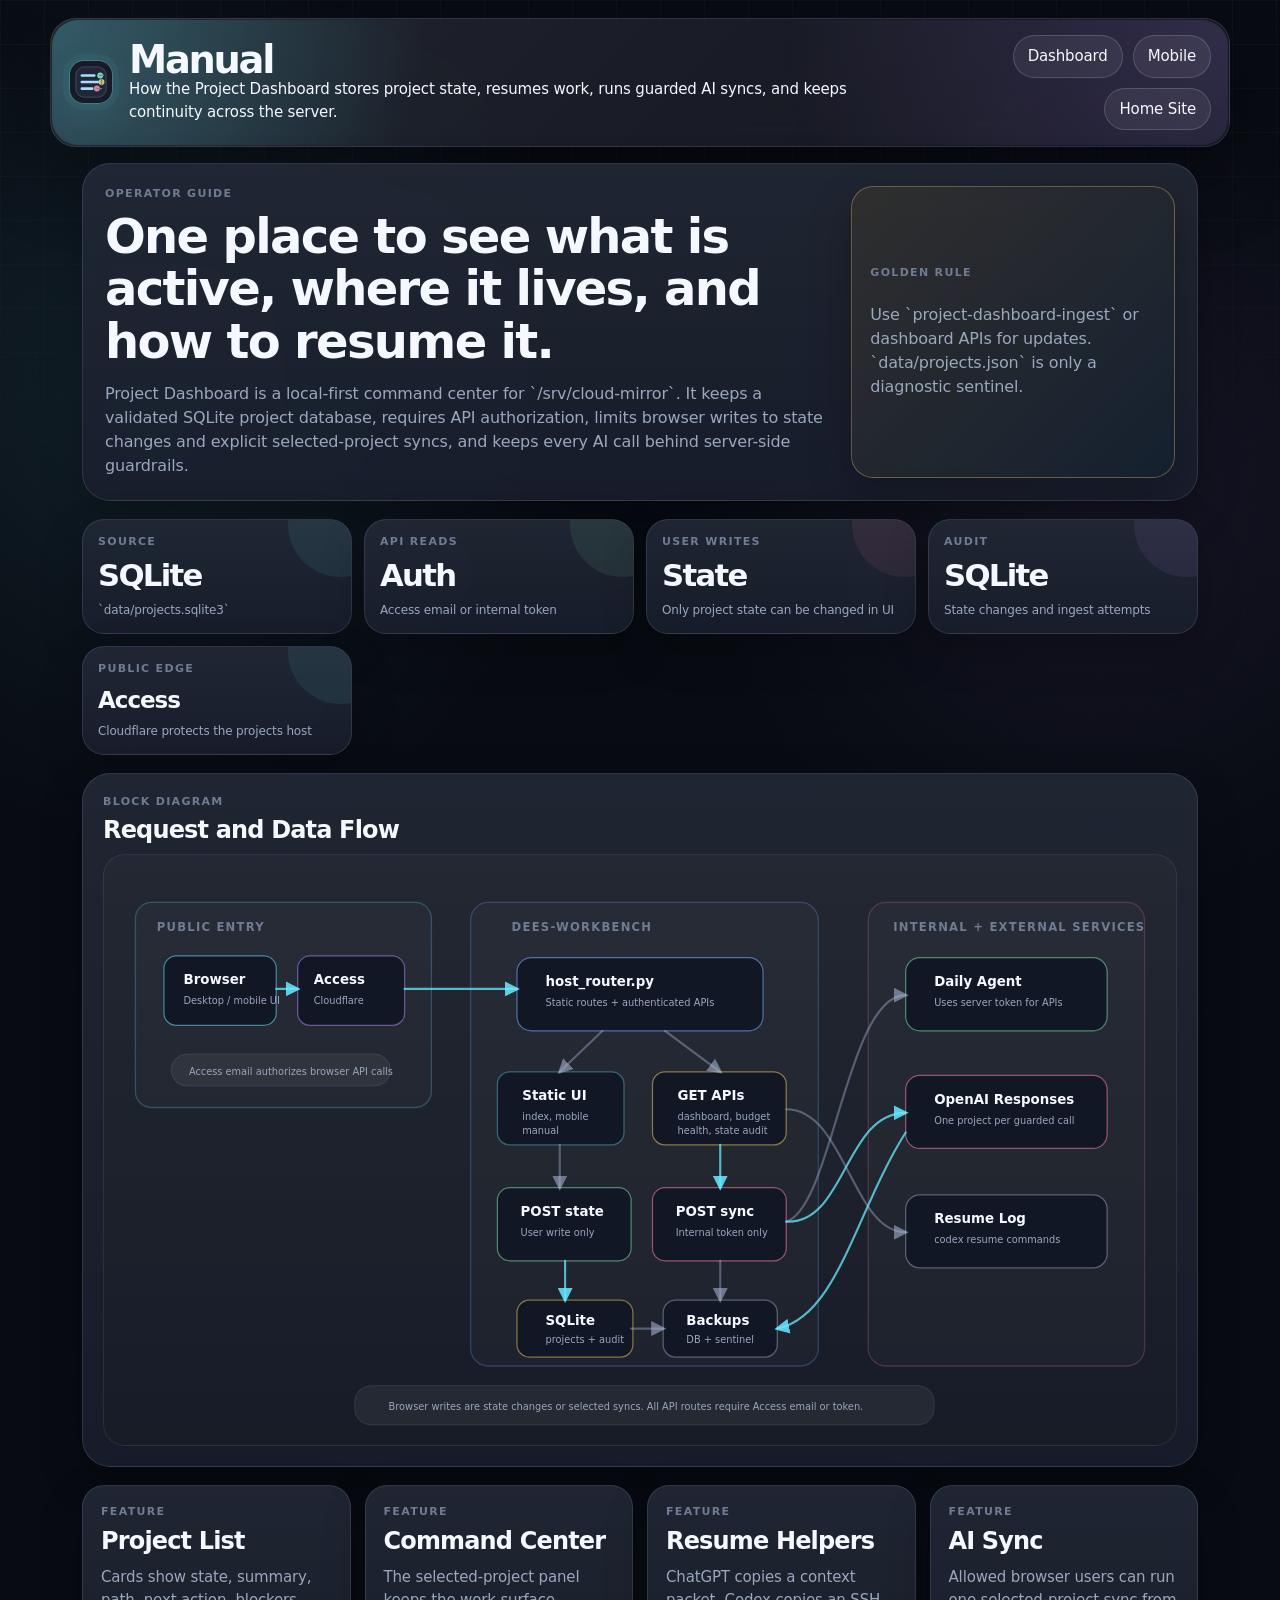
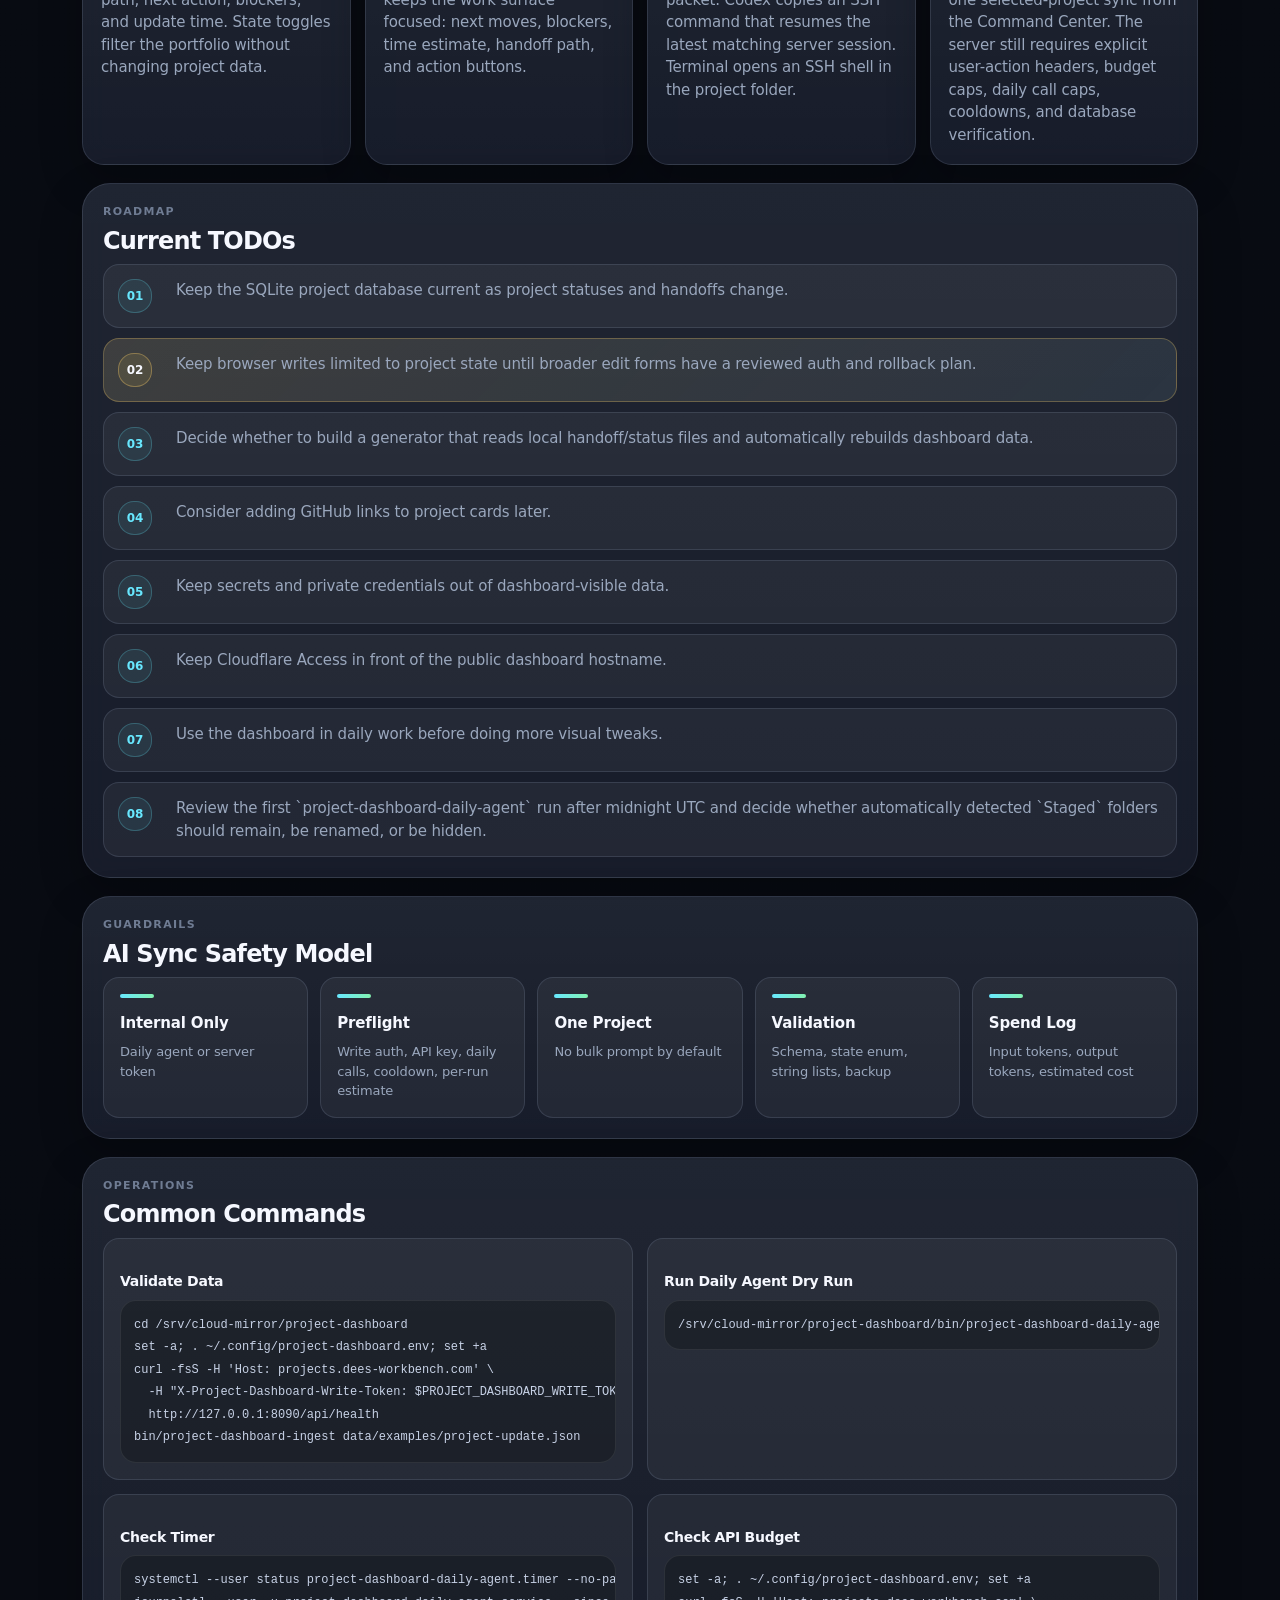
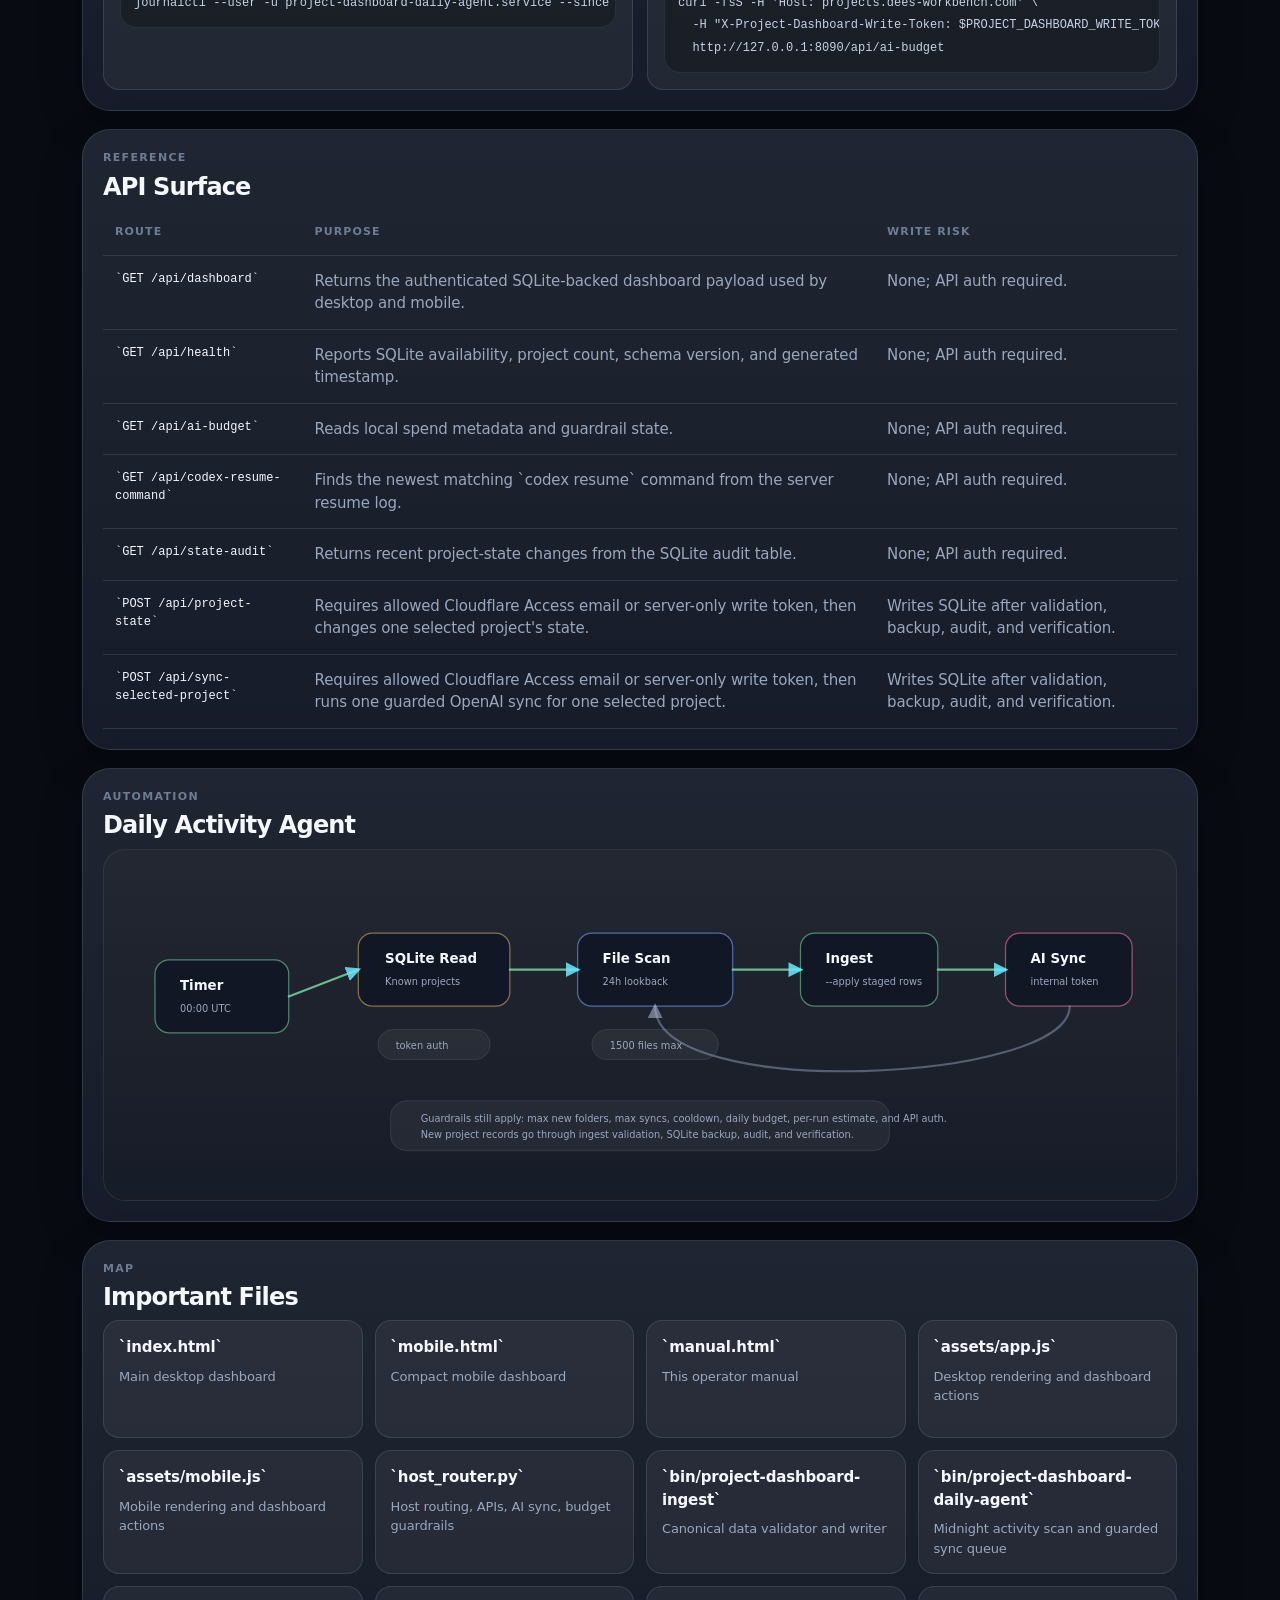
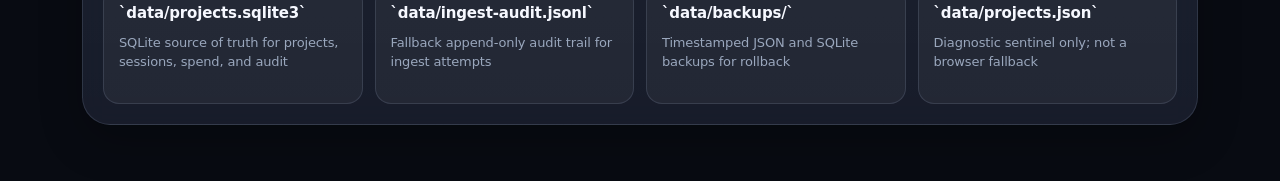
<file: manual.html>
<!doctype html>
<html lang="en">
  <head>
    <meta charset="utf-8">
    <meta name="viewport" content="width=device-width, initial-scale=1">
    <title>Project Dashboard Manual</title>
    <link rel="stylesheet" href="assets/styles.css?v=20260605-manual-auth-sqlite">
  </head>
  <body>
    <header class="app-header">
      <div class="brand">
        <img src="assets/project-mark.svg?v=20260605-less-cute" alt="" width="44" height="44">
        <div>
          <h1>Manual</h1>
          <p>How the Project Dashboard stores project state, resumes work, runs guarded AI syncs, and keeps continuity across the server.</p>
        </div>
      </div>
      <nav class="header-actions" aria-label="Manual links">
        <a href="index.html?desktop=1">Dashboard</a>
        <a href="mobile.html">Mobile</a>
        <a href="https://home.dees-workbench.com/">Home Site</a>
      </nav>
    </header>

    <main class="manual-main">
      <section class="manual-hero" aria-label="Manual overview">
        <div>
          <span class="label">Operator Guide</span>
          <h2>One place to see what is active, where it lives, and how to resume it.</h2>
          <p>
            Project Dashboard is a local-first command center for `/srv/cloud-mirror`.
            It keeps a validated SQLite project database, requires API authorization,
            limits browser writes to state changes and explicit selected-project syncs,
            and keeps every AI call behind server-side guardrails.
          </p>
        </div>
        <div class="manual-callout">
          <span class="label">Golden Rule</span>
          <p>Use `project-dashboard-ingest` or dashboard APIs for updates. `data/projects.json` is only a diagnostic sentinel.</p>
        </div>
      </section>

      <section class="overview manual-stats" aria-label="System facts">
        <article>
          <span class="label">Source</span>
          <strong>SQLite</strong>
          <p>`data/projects.sqlite3`</p>
        </article>
        <article>
          <span class="label">API Reads</span>
          <strong>Auth</strong>
          <p>Access email or internal token</p>
        </article>
        <article>
          <span class="label">User Writes</span>
          <strong>State</strong>
          <p>Only project state can be changed in UI</p>
        </article>
        <article>
          <span class="label">Audit</span>
          <strong>SQLite</strong>
          <p>State changes and ingest attempts</p>
        </article>
        <article>
          <span class="label">Public Edge</span>
          <strong>Access</strong>
          <p>Cloudflare protects the projects host</p>
        </article>
      </section>

      <section class="manual-section" aria-labelledby="map-title">
        <div class="section-heading">
          <div>
            <span class="label">Block Diagram</span>
            <h2 id="map-title">Request and Data Flow</h2>
          </div>
        </div>
        <div class="architecture-diagram" role="img" aria-label="Browser traffic enters through Cloudflare Access, reaches the host router, authenticates API reads, state writes, and selected-project syncs, then stores project data in SQLite.">
          <svg viewBox="0 0 1180 640" aria-hidden="true">
            <defs>
              <marker id="arrow-main" viewBox="0 0 10 10" refX="8" refY="5" markerWidth="7" markerHeight="7" orient="auto-start-reverse">
                <path d="M 0 0 L 10 5 L 0 10 z"></path>
              </marker>
              <marker id="arrow-muted" viewBox="0 0 10 10" refX="8" refY="5" markerWidth="7" markerHeight="7" orient="auto-start-reverse">
                <path d="M 0 0 L 10 5 L 0 10 z"></path>
              </marker>
            </defs>

            <rect class="zone zone-public" x="24" y="42" width="332" height="230" rx="18"></rect>
            <text class="zone-label" x="48" y="74">PUBLIC ENTRY</text>
            <rect class="block block-user" x="56" y="102" width="126" height="78" rx="14"></rect>
            <text class="block-title" x="78" y="134">Browser</text>
            <text class="block-subtitle" x="78" y="156">Desktop / mobile UI</text>
            <rect class="block block-edge" x="206" y="102" width="120" height="78" rx="14"></rect>
            <text class="block-title" x="224" y="134">Access</text>
            <text class="block-subtitle" x="224" y="156">Cloudflare</text>
            <path class="connector strong" d="M 182 139 L 206 139"></path>
            <rect class="limit-badge" x="64" y="212" width="246" height="36" rx="18"></rect>
            <text class="badge-text" x="84" y="235">Access email authorizes browser API calls</text>

            <rect class="zone zone-server" x="400" y="42" width="390" height="520" rx="20"></rect>
            <text class="zone-label" x="446" y="74">DEES-WORKBENCH</text>
            <rect class="block block-server" x="452" y="104" width="276" height="82" rx="16"></rect>
            <text class="block-title" x="484" y="136">host_router.py</text>
            <text class="block-subtitle" x="484" y="158">Static routes + authenticated APIs</text>
            <path class="connector strong" d="M 326 139 C 360 139, 384 139, 452 139"></path>

            <rect class="block block-ui" x="430" y="232" width="142" height="82" rx="14"></rect>
            <text class="block-title" x="458" y="264">Static UI</text>
            <text class="block-subtitle" x="458" y="286">index, mobile</text>
            <text class="block-subtitle" x="458" y="302">manual</text>
            <rect class="block block-api" x="604" y="232" width="150" height="82" rx="14"></rect>
            <text class="block-title" x="632" y="264">GET APIs</text>
            <text class="block-subtitle" x="632" y="286">dashboard, budget</text>
            <text class="block-subtitle" x="632" y="302">health, state audit</text>
            <path class="connector muted" d="M 548 186 L 500 232"></path>
            <path class="connector muted" d="M 618 186 L 680 232"></path>

            <rect class="block block-tool" x="430" y="362" width="150" height="82" rx="14"></rect>
            <text class="block-title" x="456" y="394">POST state</text>
            <text class="block-subtitle" x="456" y="416">User write only</text>
            <rect class="block block-ai" x="604" y="362" width="150" height="82" rx="14"></rect>
            <text class="block-title" x="630" y="394">POST sync</text>
            <text class="block-subtitle" x="630" y="416">Internal token only</text>
            <path class="connector strong" d="M 680 314 L 680 362"></path>
            <path class="connector muted" d="M 500 314 L 500 362"></path>

            <rect class="block block-data" x="452" y="488" width="130" height="64" rx="14"></rect>
            <text class="block-title" x="484" y="516">SQLite</text>
            <text class="block-subtitle" x="484" y="536">projects + audit</text>
            <rect class="block block-log" x="616" y="488" width="128" height="64" rx="14"></rect>
            <text class="block-title" x="642" y="516">Backups</text>
            <text class="block-subtitle" x="642" y="536">DB + sentinel</text>
            <path class="connector strong" d="M 506 444 L 506 488"></path>
            <path class="connector muted" d="M 680 444 L 680 488"></path>
            <path class="connector muted" d="M 580 520 L 616 520"></path>

            <rect class="zone zone-external" x="846" y="42" width="310" height="520" rx="20"></rect>
            <text class="zone-label" x="874" y="74">INTERNAL + EXTERNAL SERVICES</text>
            <rect class="block block-tool" x="888" y="104" width="226" height="82" rx="16"></rect>
            <text class="block-title" x="920" y="136">Daily Agent</text>
            <text class="block-subtitle" x="920" y="158">Uses server token for APIs</text>
            <rect class="block block-ai" x="888" y="236" width="226" height="82" rx="16"></rect>
            <text class="block-title" x="920" y="268">OpenAI Responses</text>
            <text class="block-subtitle" x="920" y="290">One project per guarded call</text>
            <rect class="block block-log" x="888" y="370" width="226" height="82" rx="16"></rect>
            <text class="block-title" x="920" y="402">Resume Log</text>
            <text class="block-subtitle" x="920" y="424">codex resume commands</text>
            <path class="connector muted" d="M 754 400 C 806 384, 822 146, 888 146"></path>
            <path class="connector strong" d="M 754 400 C 820 404, 820 278, 888 278"></path>
            <path class="connector muted" d="M 754 274 C 820 274, 828 412, 888 412"></path>
            <path class="connector strong" d="M 888 300 C 832 388, 812 506, 744 520"></path>

            <rect class="caption" x="270" y="584" width="650" height="44" rx="18"></rect>
            <text class="caption-text" x="308" y="611">Browser writes are state changes or selected syncs. All API routes require Access email or token.</text>
          </svg>
        </div>
      </section>

      <section class="manual-grid" aria-label="Dashboard features">
        <article class="manual-panel">
          <span class="label">Feature</span>
          <h2>Project List</h2>
          <p>Cards show state, summary, path, next action, blockers, and update time. State toggles filter the portfolio without changing project data.</p>
        </article>
        <article class="manual-panel">
          <span class="label">Feature</span>
          <h2>Command Center</h2>
          <p>The selected-project panel keeps the work surface focused: next moves, blockers, time estimate, handoff path, and action buttons.</p>
        </article>
        <article class="manual-panel">
          <span class="label">Feature</span>
          <h2>Resume Helpers</h2>
          <p>ChatGPT copies a context packet. Codex copies an SSH command that resumes the latest matching server session. Terminal opens an SSH shell in the project folder.</p>
        </article>
        <article class="manual-panel">
          <span class="label">Feature</span>
          <h2>AI Sync</h2>
          <p>Allowed browser users can run one selected-project sync from the Command Center. The server still requires explicit user-action headers, budget caps, daily call caps, cooldowns, and database verification.</p>
        </article>
      </section>

      <section class="manual-section" aria-labelledby="todo-title">
        <div class="section-heading">
          <div>
            <span class="label">Roadmap</span>
            <h2 id="todo-title">Current TODOs</h2>
          </div>
        </div>
        <div class="todo-list">
          <article class="todo-item">
            <span>01</span>
            <p>Keep the SQLite project database current as project statuses and handoffs change.</p>
          </article>
          <article class="todo-item priority">
            <span>02</span>
            <p>Keep browser writes limited to project state until broader edit forms have a reviewed auth and rollback plan.</p>
          </article>
          <article class="todo-item">
            <span>03</span>
            <p>Decide whether to build a generator that reads local handoff/status files and automatically rebuilds dashboard data.</p>
          </article>
          <article class="todo-item">
            <span>04</span>
            <p>Consider adding GitHub links to project cards later.</p>
          </article>
          <article class="todo-item">
            <span>05</span>
            <p>Keep secrets and private credentials out of dashboard-visible data.</p>
          </article>
          <article class="todo-item">
            <span>06</span>
            <p>Keep Cloudflare Access in front of the public dashboard hostname.</p>
          </article>
          <article class="todo-item">
            <span>07</span>
            <p>Use the dashboard in daily work before doing more visual tweaks.</p>
          </article>
          <article class="todo-item">
            <span>08</span>
            <p>Review the first `project-dashboard-daily-agent` run after midnight UTC and decide whether automatically detected `Staged` folders should remain, be renamed, or be hidden.</p>
          </article>
        </div>
      </section>

      <section class="manual-section" aria-labelledby="sync-title">
        <div class="section-heading">
          <div>
            <span class="label">Guardrails</span>
            <h2 id="sync-title">AI Sync Safety Model</h2>
          </div>
        </div>
        <div class="guardrail-lane">
          <div class="guardrail-step">
            <strong>Internal Only</strong>
            <span>Daily agent or server token</span>
          </div>
          <div class="guardrail-step">
            <strong>Preflight</strong>
            <span>Write auth, API key, daily calls, cooldown, per-run estimate</span>
          </div>
          <div class="guardrail-step">
            <strong>One Project</strong>
            <span>No bulk prompt by default</span>
          </div>
          <div class="guardrail-step">
            <strong>Validation</strong>
            <span>Schema, state enum, string lists, backup</span>
          </div>
          <div class="guardrail-step">
            <strong>Spend Log</strong>
            <span>Input tokens, output tokens, estimated cost</span>
          </div>
        </div>
      </section>

      <section class="manual-section" aria-labelledby="commands-title">
        <div class="section-heading">
          <div>
            <span class="label">Operations</span>
            <h2 id="commands-title">Common Commands</h2>
          </div>
        </div>
        <div class="manual-command-grid">
          <div>
            <h3>Validate Data</h3>
            <pre><code>cd /srv/cloud-mirror/project-dashboard
set -a; . ~/.config/project-dashboard.env; set +a
curl -fsS -H 'Host: projects.dees-workbench.com' \
  -H "X-Project-Dashboard-Write-Token: $PROJECT_DASHBOARD_WRITE_TOKEN" \
  http://127.0.0.1:8090/api/health
bin/project-dashboard-ingest data/examples/project-update.json</code></pre>
          </div>
          <div>
            <h3>Run Daily Agent Dry Run</h3>
            <pre><code>/srv/cloud-mirror/project-dashboard/bin/project-dashboard-daily-agent --dry-run</code></pre>
          </div>
          <div>
            <h3>Check Timer</h3>
            <pre><code>systemctl --user status project-dashboard-daily-agent.timer --no-pager
journalctl --user -u project-dashboard-daily-agent.service --since today --no-pager</code></pre>
          </div>
          <div>
            <h3>Check API Budget</h3>
            <pre><code>set -a; . ~/.config/project-dashboard.env; set +a
curl -fsS -H 'Host: projects.dees-workbench.com' \
  -H "X-Project-Dashboard-Write-Token: $PROJECT_DASHBOARD_WRITE_TOKEN" \
  http://127.0.0.1:8090/api/ai-budget</code></pre>
          </div>
        </div>
      </section>

      <section class="manual-section" aria-labelledby="api-title">
        <div class="section-heading">
          <div>
            <span class="label">Reference</span>
            <h2 id="api-title">API Surface</h2>
          </div>
        </div>
        <div class="manual-table-wrap">
          <table class="manual-table">
            <thead>
              <tr>
                <th>Route</th>
                <th>Purpose</th>
                <th>Write Risk</th>
              </tr>
            </thead>
            <tbody>
              <tr>
                <td>`GET /api/dashboard`</td>
                <td>Returns the authenticated SQLite-backed dashboard payload used by desktop and mobile.</td>
                <td>None; API auth required.</td>
              </tr>
              <tr>
                <td>`GET /api/health`</td>
                <td>Reports SQLite availability, project count, schema version, and generated timestamp.</td>
                <td>None; API auth required.</td>
              </tr>
              <tr>
                <td>`GET /api/ai-budget`</td>
                <td>Reads local spend metadata and guardrail state.</td>
                <td>None; API auth required.</td>
              </tr>
              <tr>
                <td>`GET /api/codex-resume-command`</td>
                <td>Finds the newest matching `codex resume` command from the server resume log.</td>
                <td>None; API auth required.</td>
              </tr>
              <tr>
                <td>`GET /api/state-audit`</td>
                <td>Returns recent project-state changes from the SQLite audit table.</td>
                <td>None; API auth required.</td>
              </tr>
              <tr>
                <td>`POST /api/project-state`</td>
                <td>Requires allowed Cloudflare Access email or server-only write token, then changes one selected project's state.</td>
                <td>Writes SQLite after validation, backup, audit, and verification.</td>
              </tr>
              <tr>
                <td>`POST /api/sync-selected-project`</td>
                <td>Requires allowed Cloudflare Access email or server-only write token, then runs one guarded OpenAI sync for one selected project.</td>
                <td>Writes SQLite after validation, backup, audit, and verification.</td>
              </tr>
            </tbody>
          </table>
        </div>
      </section>

      <section class="manual-section" aria-labelledby="daily-title">
        <div class="section-heading">
          <div>
            <span class="label">Automation</span>
            <h2 id="daily-title">Daily Activity Agent</h2>
          </div>
        </div>
        <div class="architecture-diagram compact-diagram" role="img" aria-label="The daily agent runs at midnight, reads SQLite, scans recent files, adds staged folders through ingest, and syncs a capped queue through authenticated APIs.">
          <svg viewBox="0 0 1180 370" aria-hidden="true">
            <defs>
              <marker id="arrow-daily" viewBox="0 0 10 10" refX="8" refY="5" markerWidth="7" markerHeight="7" orient="auto-start-reverse">
                <path d="M 0 0 L 10 5 L 0 10 z"></path>
              </marker>
            </defs>
            <rect class="block block-tool" x="46" y="112" width="150" height="82" rx="16"></rect>
            <text class="block-title" x="74" y="146">Timer</text>
            <text class="block-subtitle" x="74" y="170">00:00 UTC</text>

            <rect class="block block-data" x="274" y="82" width="170" height="82" rx="16"></rect>
            <text class="block-title" x="304" y="116">SQLite Read</text>
            <text class="block-subtitle" x="304" y="140">Known projects</text>
            <rect class="limit-badge" x="296" y="190" width="126" height="34" rx="17"></rect>
            <text class="badge-text" x="316" y="212">token auth</text>

            <rect class="block block-server" x="520" y="82" width="174" height="82" rx="16"></rect>
            <text class="block-title" x="548" y="116">File Scan</text>
            <text class="block-subtitle" x="548" y="140">24h lookback</text>
            <rect class="limit-badge" x="536" y="190" width="142" height="34" rx="17"></rect>
            <text class="badge-text" x="556" y="212">1500 files max</text>

            <rect class="block block-tool" x="770" y="82" width="154" height="82" rx="16"></rect>
            <text class="block-title" x="798" y="116">Ingest</text>
            <text class="block-subtitle" x="798" y="140">--apply staged rows</text>
            <rect class="block block-ai" x="1000" y="82" width="142" height="82" rx="16"></rect>
            <text class="block-title" x="1028" y="116">AI Sync</text>
            <text class="block-subtitle" x="1028" y="140">internal token</text>

            <path class="connector daily" d="M 196 153 L 274 123"></path>
            <path class="connector daily" d="M 444 123 L 520 123"></path>
            <path class="connector daily" d="M 694 123 L 770 123"></path>
            <path class="connector daily" d="M 924 123 L 1000 123"></path>
            <path class="connector muted" d="M 1072 164 C 1072 250, 607 272, 607 164"></path>
            <rect class="caption" x="310" y="270" width="560" height="56" rx="18"></rect>
            <text class="caption-text" x="344" y="294">Guardrails still apply: max new folders, max syncs, cooldown, daily budget, per-run estimate, and API auth.</text>
            <text class="caption-text" x="344" y="312">New project records go through ingest validation, SQLite backup, audit, and verification.</text>
          </svg>
        </div>
      </section>

      <section class="manual-section" aria-labelledby="files-title">
        <div class="section-heading">
          <div>
            <span class="label">Map</span>
            <h2 id="files-title">Important Files</h2>
          </div>
        </div>
        <div class="file-map">
          <div><strong>`index.html`</strong><span>Main desktop dashboard</span></div>
          <div><strong>`mobile.html`</strong><span>Compact mobile dashboard</span></div>
          <div><strong>`manual.html`</strong><span>This operator manual</span></div>
          <div><strong>`assets/app.js`</strong><span>Desktop rendering and dashboard actions</span></div>
          <div><strong>`assets/mobile.js`</strong><span>Mobile rendering and dashboard actions</span></div>
          <div><strong>`host_router.py`</strong><span>Host routing, APIs, AI sync, budget guardrails</span></div>
          <div><strong>`bin/project-dashboard-ingest`</strong><span>Canonical data validator and writer</span></div>
          <div><strong>`bin/project-dashboard-daily-agent`</strong><span>Midnight activity scan and guarded sync queue</span></div>
          <div><strong>`data/projects.sqlite3`</strong><span>SQLite source of truth for projects, sessions, spend, and audit</span></div>
          <div><strong>`data/ingest-audit.jsonl`</strong><span>Fallback append-only audit trail for ingest attempts</span></div>
          <div><strong>`data/backups/`</strong><span>Timestamped JSON and SQLite backups for rollback</span></div>
          <div><strong>`data/projects.json`</strong><span>Diagnostic sentinel only; not a browser fallback</span></div>
        </div>
      </section>
    </main>
  </body>
</html>
</file>
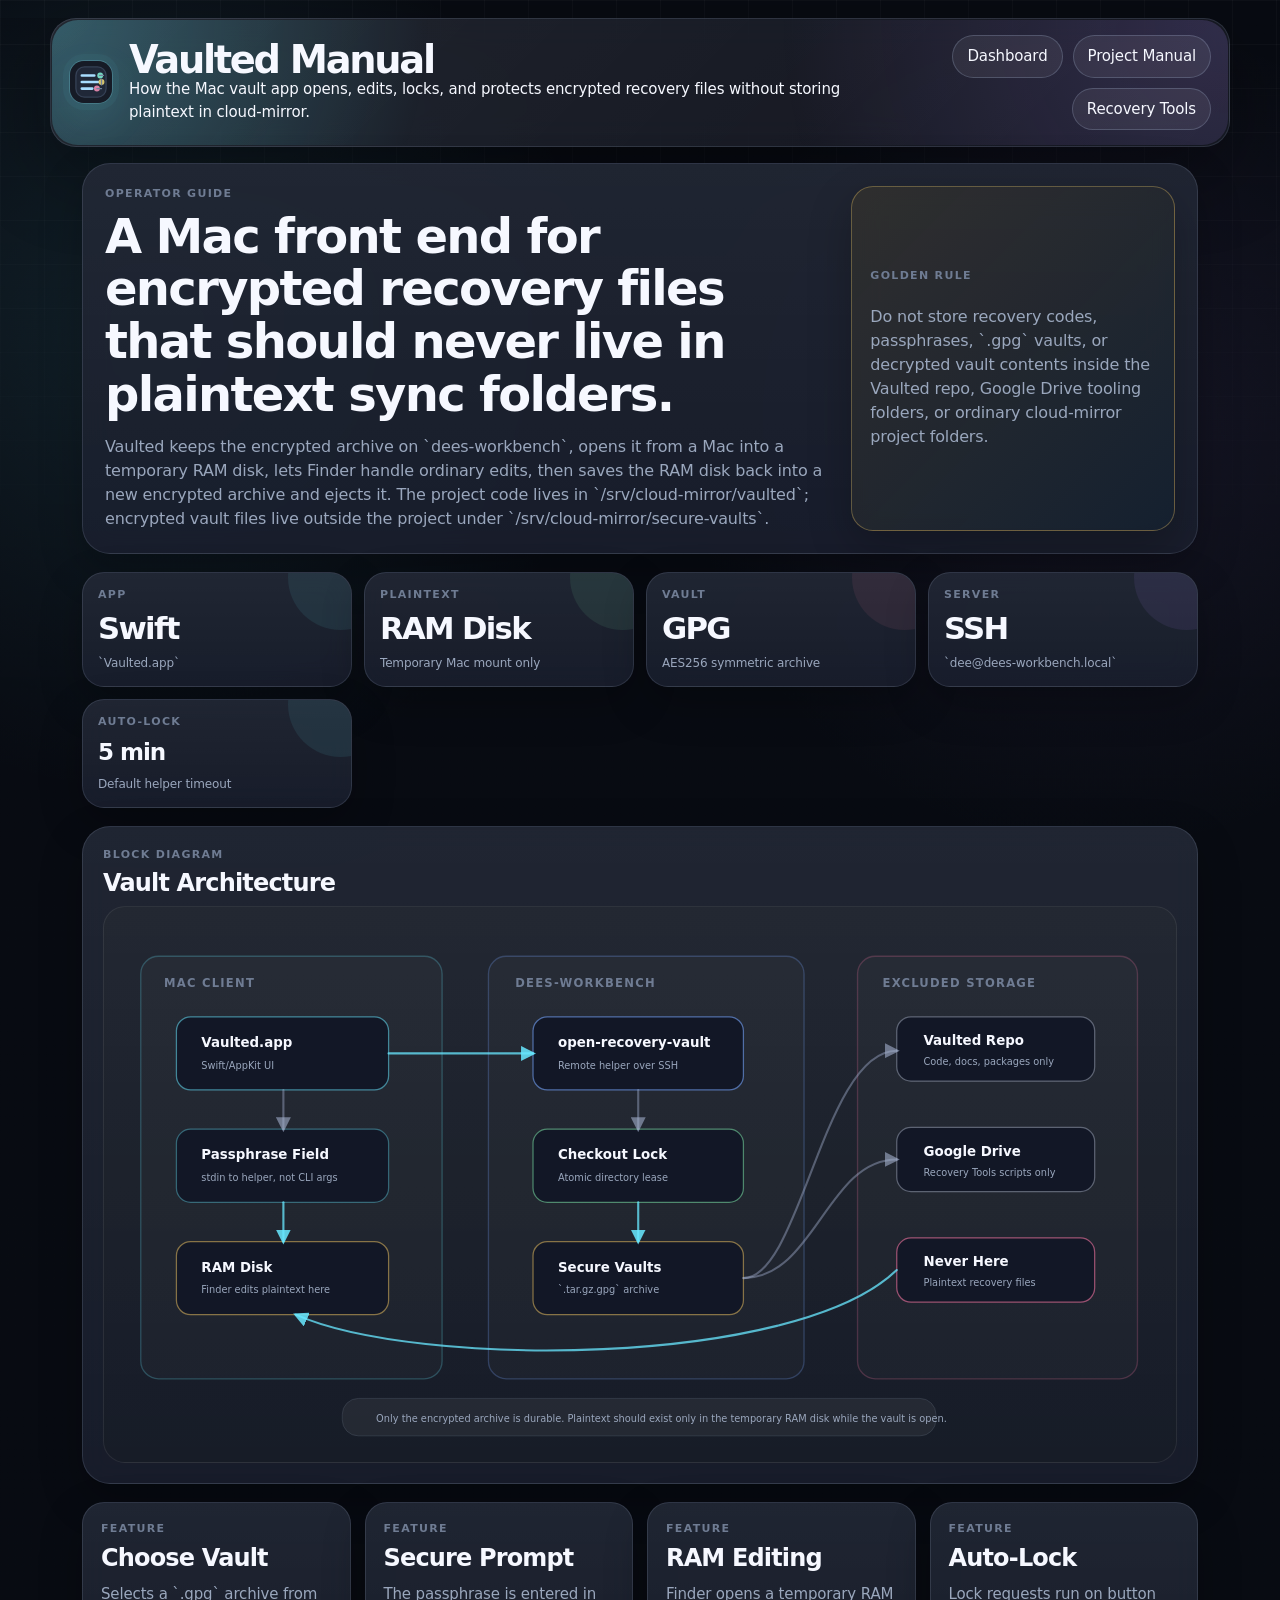
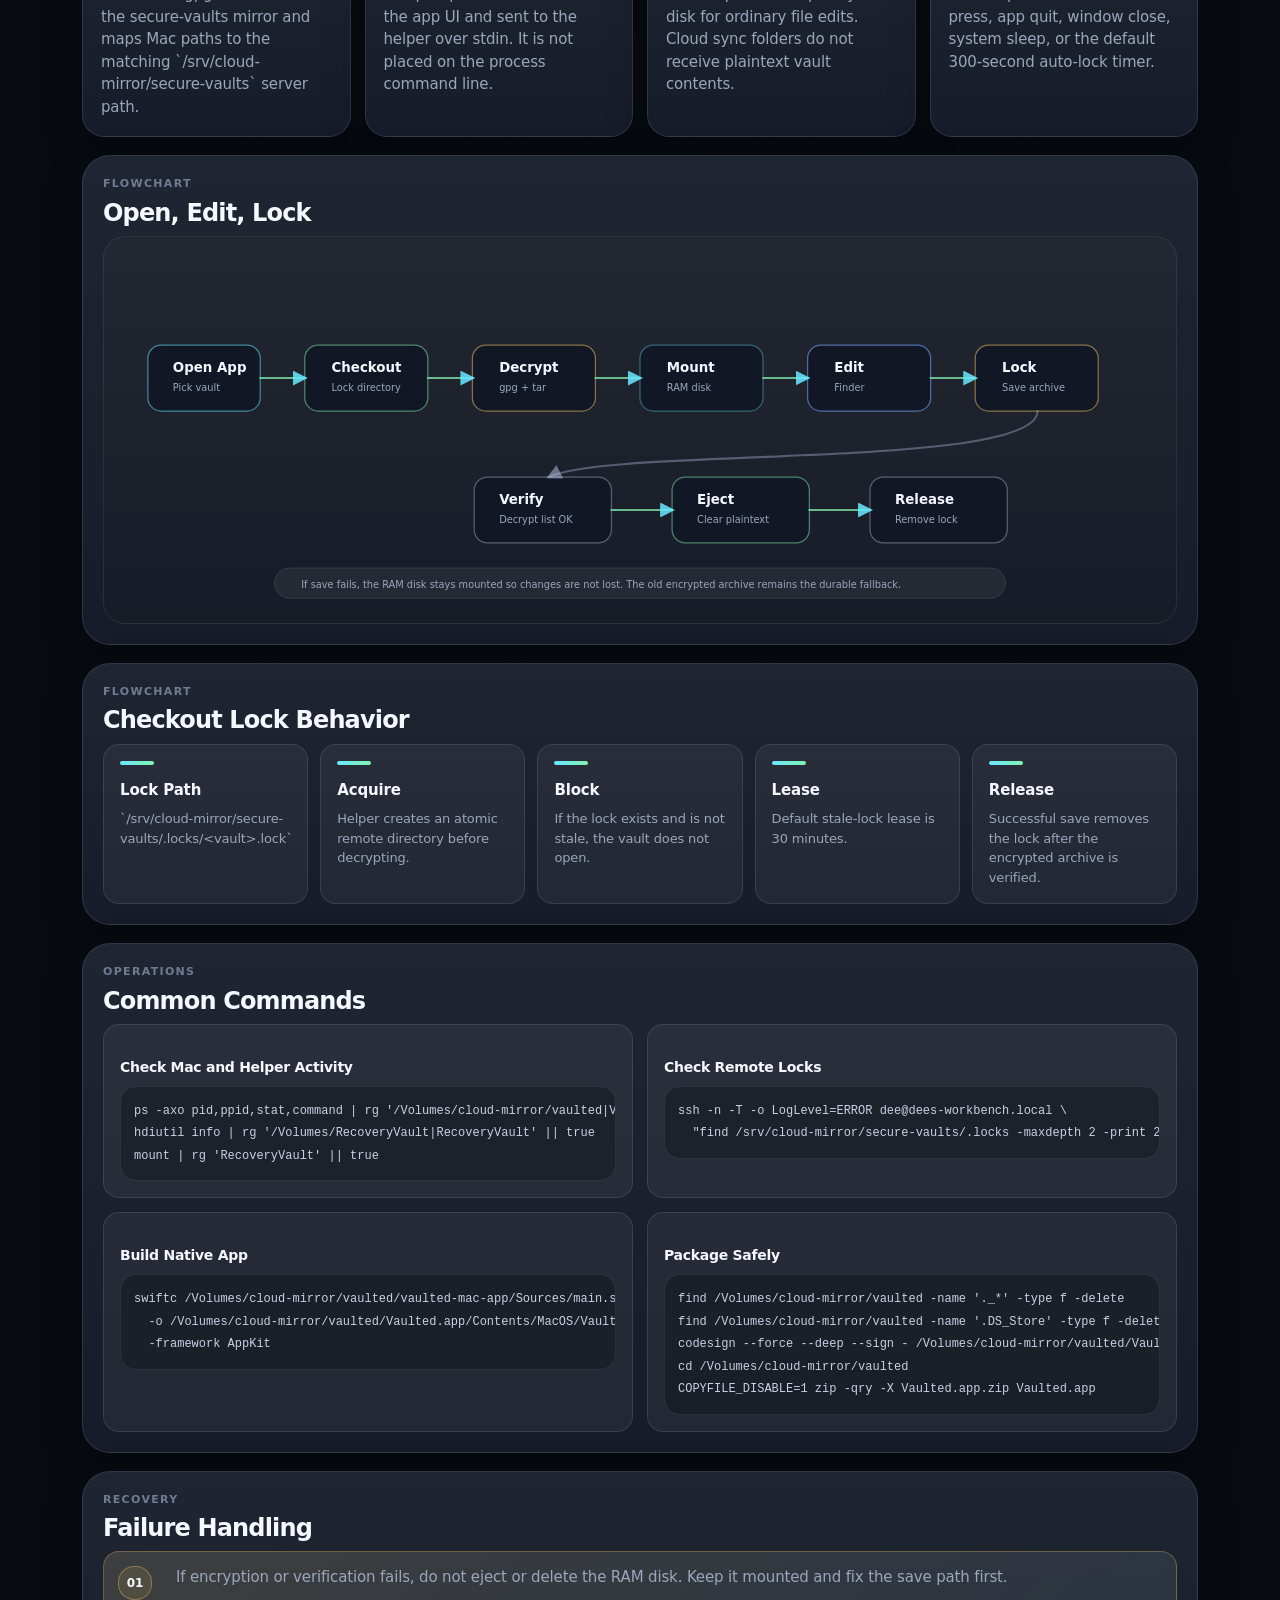
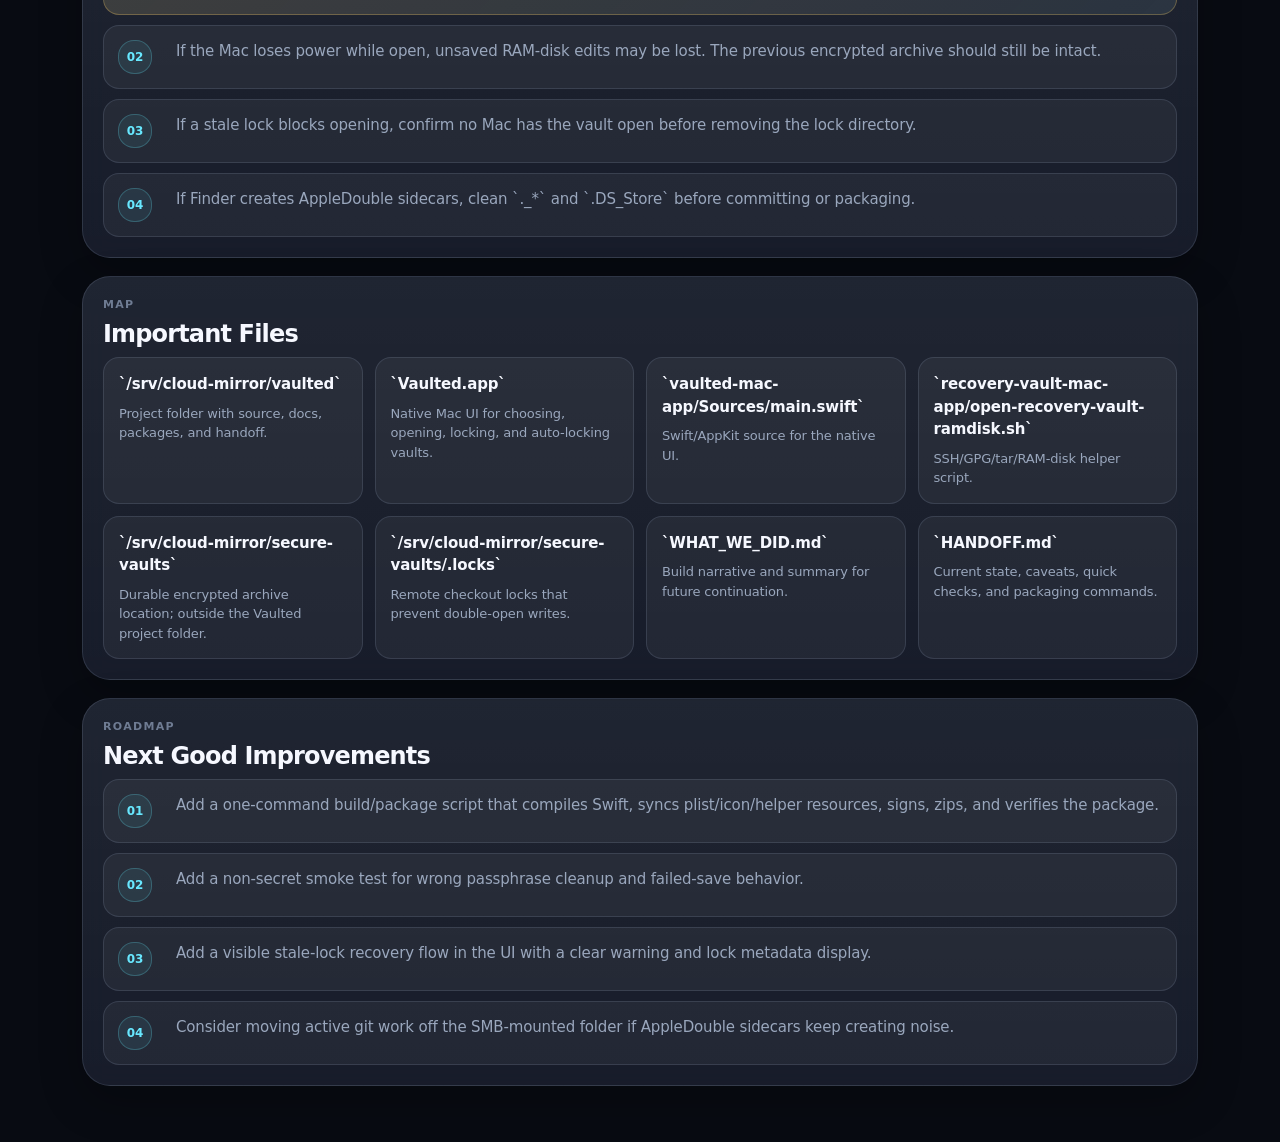
<file: vaulted-manual.html>
<!doctype html>
<html lang="en">
  <head>
    <meta charset="utf-8">
    <meta name="viewport" content="width=device-width, initial-scale=1">
    <title>Vaulted Manual</title>
    <link rel="stylesheet" href="assets/styles.css?v=20260605-manual-auth-sqlite">
  </head>
  <body>
    <header class="app-header">
      <div class="brand">
        <img src="assets/project-mark.svg?v=20260605-less-cute" alt="" width="44" height="44">
        <div>
          <h1>Vaulted Manual</h1>
          <p>How the Mac vault app opens, edits, locks, and protects encrypted recovery files without storing plaintext in cloud-mirror.</p>
        </div>
      </div>
      <nav class="header-actions" aria-label="Manual links">
        <a href="index.html?desktop=1">Dashboard</a>
        <a href="manual.html">Project Manual</a>
        <a href="https://drive.google.com/drive/folders/16vqfl4iu_zHBiXiSXzEHmC2nUThB4G2G">Recovery Tools</a>
      </nav>
    </header>

    <main class="manual-main">
      <section class="manual-hero" aria-label="Vaulted overview">
        <div>
          <span class="label">Operator Guide</span>
          <h2>A Mac front end for encrypted recovery files that should never live in plaintext sync folders.</h2>
          <p>
            Vaulted keeps the encrypted archive on `dees-workbench`, opens it from a Mac into a temporary RAM disk,
            lets Finder handle ordinary edits, then saves the RAM disk back into a new encrypted archive and ejects it.
            The project code lives in `/srv/cloud-mirror/vaulted`; encrypted vault files live outside the project under
            `/srv/cloud-mirror/secure-vaults`.
          </p>
        </div>
        <div class="manual-callout">
          <span class="label">Golden Rule</span>
          <p>Do not store recovery codes, passphrases, `.gpg` vaults, or decrypted vault contents inside the Vaulted repo, Google Drive tooling folders, or ordinary cloud-mirror project folders.</p>
        </div>
      </section>

      <section class="overview manual-stats" aria-label="Vaulted facts">
        <article>
          <span class="label">App</span>
          <strong>Swift</strong>
          <p>`Vaulted.app`</p>
        </article>
        <article>
          <span class="label">Plaintext</span>
          <strong>RAM Disk</strong>
          <p>Temporary Mac mount only</p>
        </article>
        <article>
          <span class="label">Vault</span>
          <strong>GPG</strong>
          <p>AES256 symmetric archive</p>
        </article>
        <article>
          <span class="label">Server</span>
          <strong>SSH</strong>
          <p>`dee@dees-workbench.local`</p>
        </article>
        <article>
          <span class="label">Auto-Lock</span>
          <strong>5 min</strong>
          <p>Default helper timeout</p>
        </article>
      </section>

      <section class="manual-section" aria-labelledby="architecture-title">
        <div class="section-heading">
          <div>
            <span class="label">Block Diagram</span>
            <h2 id="architecture-title">Vault Architecture</h2>
          </div>
        </div>
        <div class="architecture-diagram" role="img" aria-label="Vaulted runs on a Mac, sends SSH commands to dees-workbench, decrypts an encrypted GPG archive into a Mac RAM disk, then writes a verified encrypted archive back to secure-vaults.">
          <svg viewBox="0 0 1180 600" aria-hidden="true">
            <defs>
              <marker id="arrow-main" viewBox="0 0 10 10" refX="8" refY="5" markerWidth="7" markerHeight="7" orient="auto-start-reverse">
                <path d="M 0 0 L 10 5 L 0 10 z"></path>
              </marker>
              <marker id="arrow-muted" viewBox="0 0 10 10" refX="8" refY="5" markerWidth="7" markerHeight="7" orient="auto-start-reverse">
                <path d="M 0 0 L 10 5 L 0 10 z"></path>
              </marker>
            </defs>

            <rect class="zone zone-public" x="30" y="44" width="338" height="474" rx="20"></rect>
            <text class="zone-label" x="56" y="78">MAC CLIENT</text>
            <rect class="block block-user" x="70" y="112" width="238" height="82" rx="16"></rect>
            <text class="block-title" x="98" y="146">Vaulted.app</text>
            <text class="block-subtitle" x="98" y="170">Swift/AppKit UI</text>
            <rect class="block block-ui" x="70" y="238" width="238" height="82" rx="16"></rect>
            <text class="block-title" x="98" y="272">Passphrase Field</text>
            <text class="block-subtitle" x="98" y="296">stdin to helper, not CLI args</text>
            <rect class="block block-data" x="70" y="364" width="238" height="82" rx="16"></rect>
            <text class="block-title" x="98" y="398">RAM Disk</text>
            <text class="block-subtitle" x="98" y="422">Finder edits plaintext here</text>
            <path class="connector muted" d="M 190 194 L 190 238"></path>
            <path class="connector strong" d="M 190 320 L 190 364"></path>

            <rect class="zone zone-server" x="420" y="44" width="354" height="474" rx="20"></rect>
            <text class="zone-label" x="450" y="78">DEES-WORKBENCH</text>
            <rect class="block block-server" x="470" y="112" width="236" height="82" rx="16"></rect>
            <text class="block-title" x="498" y="146">open-recovery-vault</text>
            <text class="block-subtitle" x="498" y="170">Remote helper over SSH</text>
            <rect class="block block-tool" x="470" y="238" width="236" height="82" rx="16"></rect>
            <text class="block-title" x="498" y="272">Checkout Lock</text>
            <text class="block-subtitle" x="498" y="296">Atomic directory lease</text>
            <rect class="block block-data" x="470" y="364" width="236" height="82" rx="16"></rect>
            <text class="block-title" x="498" y="398">Secure Vaults</text>
            <text class="block-subtitle" x="498" y="422">`.tar.gz.gpg` archive</text>
            <path class="connector strong" d="M 308 153 C 368 153, 392 153, 470 153"></path>
            <path class="connector muted" d="M 588 194 L 588 238"></path>
            <path class="connector strong" d="M 588 320 L 588 364"></path>

            <rect class="zone zone-external" x="834" y="44" width="314" height="474" rx="20"></rect>
            <text class="zone-label" x="862" y="78">EXCLUDED STORAGE</text>
            <rect class="block block-log" x="878" y="112" width="222" height="72" rx="16"></rect>
            <text class="block-title" x="908" y="144">Vaulted Repo</text>
            <text class="block-subtitle" x="908" y="166">Code, docs, packages only</text>
            <rect class="block block-log" x="878" y="236" width="222" height="72" rx="16"></rect>
            <text class="block-title" x="908" y="268">Google Drive</text>
            <text class="block-subtitle" x="908" y="290">Recovery Tools scripts only</text>
            <rect class="block block-ai" x="878" y="360" width="222" height="72" rx="16"></rect>
            <text class="block-title" x="908" y="392">Never Here</text>
            <text class="block-subtitle" x="908" y="414">Plaintext recovery files</text>
            <path class="connector muted" d="M 706 405 C 770 405, 796 150, 878 150"></path>
            <path class="connector muted" d="M 706 405 C 786 405, 800 272, 878 272"></path>
            <path class="connector strong" d="M 878 396 C 764 506, 338 506, 204 446"></path>

            <rect class="caption" x="256" y="540" width="666" height="42" rx="18"></rect>
            <text class="caption-text" x="294" y="566">Only the encrypted archive is durable. Plaintext should exist only in the temporary RAM disk while the vault is open.</text>
          </svg>
        </div>
      </section>

      <section class="manual-grid" aria-label="Vaulted features">
        <article class="manual-panel">
          <span class="label">Feature</span>
          <h2>Choose Vault</h2>
          <p>Selects a `.gpg` archive from the secure-vaults mirror and maps Mac paths to the matching `/srv/cloud-mirror/secure-vaults` server path.</p>
        </article>
        <article class="manual-panel">
          <span class="label">Feature</span>
          <h2>Secure Prompt</h2>
          <p>The passphrase is entered in the app UI and sent to the helper over stdin. It is not placed on the process command line.</p>
        </article>
        <article class="manual-panel">
          <span class="label">Feature</span>
          <h2>RAM Editing</h2>
          <p>Finder opens a temporary RAM disk for ordinary file edits. Cloud sync folders do not receive plaintext vault contents.</p>
        </article>
        <article class="manual-panel">
          <span class="label">Feature</span>
          <h2>Auto-Lock</h2>
          <p>Lock requests run on button press, app quit, window close, system sleep, or the default 300-second auto-lock timer.</p>
        </article>
      </section>

      <section class="manual-section" aria-labelledby="open-flow-title">
        <div class="section-heading">
          <div>
            <span class="label">Flowchart</span>
            <h2 id="open-flow-title">Open, Edit, Lock</h2>
          </div>
        </div>
        <div class="architecture-diagram compact-diagram" role="img" aria-label="Vaulted opens the app, chooses an encrypted vault, checks out a lock, decrypts to a RAM disk, edits files, re-encrypts, verifies, ejects, and releases the lock.">
          <svg viewBox="0 0 1180 410" aria-hidden="true">
            <defs>
              <marker id="arrow-daily" viewBox="0 0 10 10" refX="8" refY="5" markerWidth="7" markerHeight="7" orient="auto-start-reverse">
                <path d="M 0 0 L 10 5 L 0 10 z"></path>
              </marker>
            </defs>
            <rect class="block block-user" x="38" y="110" width="126" height="74" rx="15"></rect>
            <text class="block-title" x="66" y="140">Open App</text>
            <text class="block-subtitle" x="66" y="162">Pick vault</text>

            <rect class="block block-tool" x="214" y="110" width="138" height="74" rx="15"></rect>
            <text class="block-title" x="244" y="140">Checkout</text>
            <text class="block-subtitle" x="244" y="162">Lock directory</text>

            <rect class="block block-data" x="402" y="110" width="138" height="74" rx="15"></rect>
            <text class="block-title" x="432" y="140">Decrypt</text>
            <text class="block-subtitle" x="432" y="162">gpg + tar</text>

            <rect class="block block-ui" x="590" y="110" width="138" height="74" rx="15"></rect>
            <text class="block-title" x="620" y="140">Mount</text>
            <text class="block-subtitle" x="620" y="162">RAM disk</text>

            <rect class="block block-server" x="778" y="110" width="138" height="74" rx="15"></rect>
            <text class="block-title" x="808" y="140">Edit</text>
            <text class="block-subtitle" x="808" y="162">Finder</text>

            <rect class="block block-data" x="966" y="110" width="138" height="74" rx="15"></rect>
            <text class="block-title" x="996" y="140">Lock</text>
            <text class="block-subtitle" x="996" y="162">Save archive</text>

            <path class="connector daily" d="M 164 147 L 214 147"></path>
            <path class="connector daily" d="M 352 147 L 402 147"></path>
            <path class="connector daily" d="M 540 147 L 590 147"></path>
            <path class="connector daily" d="M 728 147 L 778 147"></path>
            <path class="connector daily" d="M 916 147 L 966 147"></path>

            <rect class="block block-log" x="404" y="258" width="154" height="74" rx="15"></rect>
            <text class="block-title" x="432" y="288">Verify</text>
            <text class="block-subtitle" x="432" y="310">Decrypt list OK</text>

            <rect class="block block-tool" x="626" y="258" width="154" height="74" rx="15"></rect>
            <text class="block-title" x="654" y="288">Eject</text>
            <text class="block-subtitle" x="654" y="310">Clear plaintext</text>

            <rect class="block block-log" x="848" y="258" width="154" height="74" rx="15"></rect>
            <text class="block-title" x="876" y="288">Release</text>
            <text class="block-subtitle" x="876" y="310">Remove lock</text>

            <path class="connector muted" d="M 1036 184 C 1036 250, 558 224, 488 258"></path>
            <path class="connector daily" d="M 558 295 L 626 295"></path>
            <path class="connector daily" d="M 780 295 L 848 295"></path>

            <rect class="caption" x="180" y="360" width="820" height="34" rx="17"></rect>
            <text class="caption-text" x="210" y="382">If save fails, the RAM disk stays mounted so changes are not lost. The old encrypted archive remains the durable fallback.</text>
          </svg>
        </div>
      </section>

      <section class="manual-section" aria-labelledby="lock-flow-title">
        <div class="section-heading">
          <div>
            <span class="label">Flowchart</span>
            <h2 id="lock-flow-title">Checkout Lock Behavior</h2>
          </div>
        </div>
        <div class="guardrail-lane">
          <div class="guardrail-step">
            <strong>Lock Path</strong>
            <span>`/srv/cloud-mirror/secure-vaults/.locks/&lt;vault&gt;.lock`</span>
          </div>
          <div class="guardrail-step">
            <strong>Acquire</strong>
            <span>Helper creates an atomic remote directory before decrypting.</span>
          </div>
          <div class="guardrail-step">
            <strong>Block</strong>
            <span>If the lock exists and is not stale, the vault does not open.</span>
          </div>
          <div class="guardrail-step">
            <strong>Lease</strong>
            <span>Default stale-lock lease is 30 minutes.</span>
          </div>
          <div class="guardrail-step">
            <strong>Release</strong>
            <span>Successful save removes the lock after the encrypted archive is verified.</span>
          </div>
        </div>
      </section>

      <section class="manual-section" aria-labelledby="commands-title">
        <div class="section-heading">
          <div>
            <span class="label">Operations</span>
            <h2 id="commands-title">Common Commands</h2>
          </div>
        </div>
        <div class="manual-command-grid">
          <div>
            <h3>Check Mac and Helper Activity</h3>
            <pre><code>ps -axo pid,ppid,stat,command | rg '/Volumes/cloud-mirror/vaulted|Vaulted\\.app|open-recovery-vault-ramdisk\\.sh|/Volumes/RecoveryVault' || true
hdiutil info | rg '/Volumes/RecoveryVault|RecoveryVault' || true
mount | rg 'RecoveryVault' || true</code></pre>
          </div>
          <div>
            <h3>Check Remote Locks</h3>
            <pre><code>ssh -n -T -o LogLevel=ERROR dee@dees-workbench.local \
  "find /srv/cloud-mirror/secure-vaults/.locks -maxdepth 2 -print 2&gt;/dev/null | sort"</code></pre>
          </div>
          <div>
            <h3>Build Native App</h3>
            <pre><code>swiftc /Volumes/cloud-mirror/vaulted/vaulted-mac-app/Sources/main.swift \
  -o /Volumes/cloud-mirror/vaulted/Vaulted.app/Contents/MacOS/Vaulted \
  -framework AppKit</code></pre>
          </div>
          <div>
            <h3>Package Safely</h3>
            <pre><code>find /Volumes/cloud-mirror/vaulted -name '._*' -type f -delete
find /Volumes/cloud-mirror/vaulted -name '.DS_Store' -type f -delete
codesign --force --deep --sign - /Volumes/cloud-mirror/vaulted/Vaulted.app
cd /Volumes/cloud-mirror/vaulted
COPYFILE_DISABLE=1 zip -qry -X Vaulted.app.zip Vaulted.app</code></pre>
          </div>
        </div>
      </section>

      <section class="manual-section" aria-labelledby="failures-title">
        <div class="section-heading">
          <div>
            <span class="label">Recovery</span>
            <h2 id="failures-title">Failure Handling</h2>
          </div>
        </div>
        <div class="todo-list">
          <article class="todo-item priority">
            <span>01</span>
            <p>If encryption or verification fails, do not eject or delete the RAM disk. Keep it mounted and fix the save path first.</p>
          </article>
          <article class="todo-item">
            <span>02</span>
            <p>If the Mac loses power while open, unsaved RAM-disk edits may be lost. The previous encrypted archive should still be intact.</p>
          </article>
          <article class="todo-item">
            <span>03</span>
            <p>If a stale lock blocks opening, confirm no Mac has the vault open before removing the lock directory.</p>
          </article>
          <article class="todo-item">
            <span>04</span>
            <p>If Finder creates AppleDouble sidecars, clean `._*` and `.DS_Store` before committing or packaging.</p>
          </article>
        </div>
      </section>

      <section class="manual-section" aria-labelledby="files-title">
        <div class="section-heading">
          <div>
            <span class="label">Map</span>
            <h2 id="files-title">Important Files</h2>
          </div>
        </div>
        <div class="file-map">
          <div><strong>`/srv/cloud-mirror/vaulted`</strong><span>Project folder with source, docs, packages, and handoff.</span></div>
          <div><strong>`Vaulted.app`</strong><span>Native Mac UI for choosing, opening, locking, and auto-locking vaults.</span></div>
          <div><strong>`vaulted-mac-app/Sources/main.swift`</strong><span>Swift/AppKit source for the native UI.</span></div>
          <div><strong>`recovery-vault-mac-app/open-recovery-vault-ramdisk.sh`</strong><span>SSH/GPG/tar/RAM-disk helper script.</span></div>
          <div><strong>`/srv/cloud-mirror/secure-vaults`</strong><span>Durable encrypted archive location; outside the Vaulted project folder.</span></div>
          <div><strong>`/srv/cloud-mirror/secure-vaults/.locks`</strong><span>Remote checkout locks that prevent double-open writes.</span></div>
          <div><strong>`WHAT_WE_DID.md`</strong><span>Build narrative and summary for future continuation.</span></div>
          <div><strong>`HANDOFF.md`</strong><span>Current state, caveats, quick checks, and packaging commands.</span></div>
        </div>
      </section>

      <section class="manual-section" aria-labelledby="todo-title">
        <div class="section-heading">
          <div>
            <span class="label">Roadmap</span>
            <h2 id="todo-title">Next Good Improvements</h2>
          </div>
        </div>
        <div class="todo-list">
          <article class="todo-item">
            <span>01</span>
            <p>Add a one-command build/package script that compiles Swift, syncs plist/icon/helper resources, signs, zips, and verifies the package.</p>
          </article>
          <article class="todo-item">
            <span>02</span>
            <p>Add a non-secret smoke test for wrong passphrase cleanup and failed-save behavior.</p>
          </article>
          <article class="todo-item">
            <span>03</span>
            <p>Add a visible stale-lock recovery flow in the UI with a clear warning and lock metadata display.</p>
          </article>
          <article class="todo-item">
            <span>04</span>
            <p>Consider moving active git work off the SMB-mounted folder if AppleDouble sidecars keep creating noise.</p>
          </article>
        </div>
      </section>
    </main>
  </body>
</html>
</file>
<file: assets/styles.css>
:root {
  color-scheme: dark;

  --bg: #080b12;
  --bg-2: #0d111c;
  --surface: rgba(17, 23, 38, 0.86);
  --surface-strong: rgba(24, 32, 52, 0.96);
  --surface-soft: rgba(255, 255, 255, 0.045);
  --line: rgba(167, 181, 211, 0.16);
  --line-strong: rgba(167, 181, 211, 0.26);

  --text: #f6f8ff;
  --muted: #9aa7bd;
  --muted-2: #6f7c93;

  --cyan: #68e8ff;
  --blue: #77a7ff;
  --violet: #b28cff;
  --green: #82f2b0;
  --amber: #ffd166;
  --rose: #ff7aa8;
  --steel: #c7d2e6;

  --active: #82f2b0;
  --on-hold: #ff9f7a;
  --complete: #c7d2e6;
  --staged: #ffd166;
  --reference: #b28cff;

  --shadow: 0 24px 80px rgba(0, 0, 0, 0.34);
  --shadow-soft: 0 16px 44px rgba(0, 0, 0, 0.24);
  --radius-xl: 28px;
  --radius-lg: 22px;
  --radius-md: 16px;
  --radius-pill: 999px;
}

* {
  box-sizing: border-box;
}

html {
  min-height: 100%;
  background:
    radial-gradient(circle at 12% 8%, rgba(104, 232, 255, 0.16), transparent 28rem),
    radial-gradient(circle at 86% 10%, rgba(178, 140, 255, 0.14), transparent 26rem),
    radial-gradient(circle at 78% 82%, rgba(130, 242, 176, 0.08), transparent 28rem),
    var(--bg);
}

body {
  min-height: 100%;
  margin: 0;
  color: var(--text);
  background:
    linear-gradient(180deg, rgba(8, 11, 18, 0.32), #080b12 58%),
    transparent;
  font: 15px/1.5 Inter, ui-sans-serif, system-ui, -apple-system, BlinkMacSystemFont, "Segoe UI", sans-serif;
  letter-spacing: -0.01em;
}

body::before {
  content: "";
  position: fixed;
  inset: 0;
  pointer-events: none;
  background-image:
    linear-gradient(rgba(255, 255, 255, 0.028) 1px, transparent 1px),
    linear-gradient(90deg, rgba(255, 255, 255, 0.028) 1px, transparent 1px);
  background-size: 44px 44px;
  mask-image: linear-gradient(to bottom, black, transparent 70%);
}

a {
  color: inherit;
}

button,
input {
  font: inherit;
}

button:disabled {
  cursor: not-allowed;
  opacity: 0.62;
  transform: none;
}

h1,
h2,
h3,
p,
dl,
dd,
ol,
ul {
  margin: 0;
}

ol,
ul {
  padding-left: 1.15rem;
}

li + li {
  margin-top: 8px;
}

.app-header {
  position: relative;
  display: flex;
  align-items: center;
  justify-content: space-between;
  gap: 24px;
  width: min(1400px, calc(100% - 32px));
  margin: 18px auto 0;
  padding: 22px;
  border: 1px solid var(--line);
  border-radius: var(--radius-xl);
  background:
    linear-gradient(135deg, rgba(255, 255, 255, 0.09), rgba(255, 255, 255, 0.035)),
    rgba(13, 17, 28, 0.72);
  box-shadow: var(--shadow);
  backdrop-filter: blur(18px);
}

.app-header::after {
  content: "";
  position: absolute;
  inset: 1px;
  z-index: -1;
  border-radius: inherit;
  background:
    radial-gradient(circle at 0% 0%, rgba(104, 232, 255, 0.28), transparent 32%),
    radial-gradient(circle at 100% 0%, rgba(178, 140, 255, 0.18), transparent 38%);
}

.brand {
  display: flex;
  align-items: center;
  gap: 16px;
  min-width: 0;
}

.brand img {
  flex: 0 0 auto;
  width: 52px;
  height: 52px;
  border: 1px solid rgba(104, 232, 255, 0.22);
  border-radius: 18px;
  background: rgba(255, 255, 255, 0.06);
  box-shadow:
    0 0 0 6px rgba(104, 232, 255, 0.045),
    0 16px 42px rgba(104, 232, 255, 0.12);
}

h1 {
  font-size: clamp(30px, 4vw, 54px);
  line-height: 0.96;
  letter-spacing: -0.065em;
}

#dashboardStatus {
  max-width: 760px;
  margin-top: 9px;
  color: var(--muted);
  font-size: 14px;
}

.header-actions {
  display: flex;
  flex-wrap: wrap;
  justify-content: flex-end;
  gap: 10px;
}

.header-actions a,
.focus-buttons a,
.resume-launchers a,
button {
  display: inline-flex;
  align-items: center;
  justify-content: center;
  min-height: 40px;
  border: 1px solid var(--line-strong);
  border-radius: var(--radius-pill);
  background: rgba(255, 255, 255, 0.065);
  color: var(--text);
  cursor: pointer;
  padding: 9px 14px;
  text-decoration: none;
  transition:
    transform 160ms ease,
    border-color 160ms ease,
    background 160ms ease,
    box-shadow 160ms ease;
}

.header-actions a:hover,
.focus-buttons a:hover,
.resume-launchers a:hover,
button:hover {
  transform: translateY(-1px);
  border-color: rgba(104, 232, 255, 0.52);
  background: rgba(104, 232, 255, 0.105);
  box-shadow: 0 12px 30px rgba(0, 0, 0, 0.24);
}

main {
  position: relative;
  width: min(1400px, 100%);
  margin: 0 auto;
  padding: 18px clamp(16px, 3vw, 32px) 56px;
}

.label {
  display: block;
  margin-bottom: 7px;
  color: var(--muted-2);
  font-size: 11px;
  font-weight: 800;
  letter-spacing: 0.12em;
  text-transform: uppercase;
}

h2 {
  font-size: clamp(19px, 2vw, 24px);
  line-height: 1.1;
  letter-spacing: -0.035em;
}

h3 {
  margin: 18px 0 8px;
  font-size: 14px;
  line-height: 1.2;
  letter-spacing: -0.02em;
}

.overview {
  display: grid;
  grid-template-columns: repeat(4, minmax(0, 1fr));
  gap: 14px;
}

.overview article,
.workload-panel,
.controls,
.focus-panel,
.project-card,
.calendar-panel,
.activity-panel {
  border: 1px solid var(--line);
  background:
    linear-gradient(180deg, rgba(255, 255, 255, 0.07), rgba(255, 255, 255, 0.035)),
    var(--surface);
  box-shadow: var(--shadow-soft);
  backdrop-filter: blur(14px);
}

.overview article {
  position: relative;
  overflow: hidden;
  min-height: 122px;
  padding: 18px;
  border-radius: var(--radius-lg);
}

.overview article::before {
  content: "";
  position: absolute;
  width: 130px;
  height: 130px;
  right: -54px;
  top: -62px;
  border-radius: 50%;
  background: rgba(104, 232, 255, 0.13);
}

.overview article:nth-child(2)::before {
  background: rgba(130, 242, 176, 0.14);
}

.overview article:nth-child(3)::before {
  background: rgba(255, 122, 168, 0.13);
}

.overview article:nth-child(4)::before {
  background: rgba(178, 140, 255, 0.14);
}

.overview strong {
  position: relative;
  display: block;
  margin-top: 14px;
  font-size: clamp(24px, 3vw, 36px);
  line-height: 1;
  letter-spacing: -0.055em;
}

.ai-budget-card p {
  position: relative;
  margin-top: 8px;
  color: var(--muted);
  font-size: 12px;
}

.workload-row {
  display: grid;
  grid-template-columns: minmax(0, 1.05fr) minmax(430px, 0.95fr);
  gap: 14px;
  margin-top: 14px;
  align-items: stretch;
}

.workload-panel {
  display: grid;
  grid-template-columns: minmax(160px, 230px) minmax(0, 1fr);
  gap: 16px;
  padding: 18px;
  border-radius: var(--radius-lg);
  align-items: center;
}

.calendar-panel {
  padding: 14px;
  border-radius: var(--radius-lg);
}

.calendar-header,
.calendar-layout {
  display: grid;
  gap: 10px;
}

.calendar-header {
  grid-template-columns: minmax(0, 1fr) auto;
  align-items: start;
}

.calendar-header p {
  margin-top: 5px;
  color: var(--muted);
  font-size: 12px;
}

.calendar-controls {
  display: grid;
  grid-template-columns: repeat(3, auto);
  gap: 6px;
}

.calendar-controls button {
  min-height: 32px;
  padding: 6px 9px;
  color: var(--muted);
  font-size: 12px;
}

.calendar-layout {
  grid-template-columns: minmax(0, 1fr) minmax(150px, 185px);
  margin-top: 10px;
  align-items: start;
}

.calendar-grid {
  display: grid;
  grid-template-columns: repeat(7, minmax(0, 1fr));
  gap: 5px;
}

.calendar-weekday {
  color: var(--muted-2);
  font-size: 9px;
  font-weight: 850;
  letter-spacing: 0.06em;
  text-align: center;
  text-transform: uppercase;
}

.calendar-empty {
  min-height: 34px;
}

.calendar-day {
  display: grid;
  align-content: space-between;
  justify-content: stretch;
  justify-items: start;
  min-height: 34px;
  border-radius: 8px;
  padding: 5px 6px;
  color: var(--muted);
  text-align: left;
}

.calendar-day strong {
  color: var(--text);
  font-size: 12px;
  line-height: 1;
}

.calendar-day span {
  display: block;
  max-width: 100%;
  overflow: hidden;
  color: var(--muted-2);
  font-size: 7px;
  line-height: 1;
  text-overflow: ellipsis;
  white-space: nowrap;
}

.calendar-day.has-work {
  border-color: rgba(130, 242, 176, 0.34);
  background: linear-gradient(180deg, rgba(130, 242, 176, 0.12), rgba(255, 255, 255, 0.045));
}

.calendar-day.has-work span {
  color: var(--green);
}

.calendar-day.is-selected {
  border-color: rgba(104, 232, 255, 0.68);
  background: linear-gradient(180deg, rgba(104, 232, 255, 0.18), rgba(255, 255, 255, 0.05));
  box-shadow: 0 0 0 1px rgba(104, 232, 255, 0.13) inset;
}

.calendar-day.is-today strong {
  color: var(--cyan);
}

.calendar-day-panel {
  min-width: 0;
  border-left: 1px solid var(--line);
  padding-left: 10px;
}

.calendar-day-details {
  display: grid;
  gap: 7px;
  max-height: 260px;
  overflow-y: auto;
  padding-right: 5px;
  scrollbar-width: thin;
  scrollbar-color: rgba(104, 232, 255, 0.45) rgba(255, 255, 255, 0.06);
}

.calendar-day-details::-webkit-scrollbar {
  width: 7px;
}

.calendar-day-details::-webkit-scrollbar-track {
  border-radius: 999px;
  background: rgba(255, 255, 255, 0.06);
}

.calendar-day-details::-webkit-scrollbar-thumb {
  border-radius: 999px;
  background: rgba(104, 232, 255, 0.45);
}

.calendar-day-details h3 {
  margin: 0 0 2px;
  font-size: 14px;
}

.calendar-session {
  display: grid;
  gap: 3px;
  border: 1px solid var(--line);
  border-radius: 8px;
  background: rgba(255, 255, 255, 0.045);
  padding: 7px;
}

.calendar-session button {
  justify-content: flex-start;
  min-height: 0;
  border: 0;
  background: transparent;
  box-shadow: none;
  color: var(--text);
  padding: 0;
  font-weight: 800;
  font-size: 12px;
  text-align: left;
}

.calendar-session button:hover {
  transform: none;
  color: var(--cyan);
}

.calendar-session p {
  color: var(--muted);
  font-size: 11px;
  line-height: 1.3;
}

.state-bars {
  display: grid;
  gap: 12px;
}

.state-bar {
  display: grid;
  grid-template-columns: 92px minmax(0, 1fr) 34px;
  gap: 12px;
  align-items: center;
  color: var(--muted);
  font-size: 13px;
}

.state-bar strong {
  color: var(--text);
  text-align: right;
}

.bar-track {
  height: 11px;
  border: 1px solid rgba(255, 255, 255, 0.075);
  border-radius: var(--radius-pill);
  overflow: hidden;
  background: rgba(255, 255, 255, 0.055);
}

.bar-fill {
  display: block;
  height: 100%;
  border-radius: inherit;
  box-shadow: 0 0 22px currentColor;
}

.fill-active {
  color: var(--active);
  background: linear-gradient(90deg, rgba(130, 242, 176, 0.55), var(--active));
}

.fill-on-hold {
  color: var(--on-hold);
  background: linear-gradient(90deg, rgba(255, 159, 122, 0.5), var(--on-hold));
}

.fill-complete {
  color: var(--complete);
  background: linear-gradient(90deg, rgba(199, 210, 230, 0.45), var(--complete));
}

.fill-staged {
  color: var(--staged);
  background: linear-gradient(90deg, rgba(255, 209, 102, 0.5), var(--staged));
}

.fill-reference {
  color: var(--reference);
  background: linear-gradient(90deg, rgba(178, 140, 255, 0.5), var(--reference));
}

.controls {
  display: grid;
  grid-template-columns: minmax(0, 1fr) auto auto;
  gap: 12px;
  margin-top: 14px;
  padding: 12px;
  border-radius: var(--radius-lg);
}

input,
select {
  width: 100%;
  min-width: 0;
  border: 1px solid var(--line);
  border-radius: var(--radius-pill);
  outline: none;
  background:
    linear-gradient(180deg, rgba(255, 255, 255, 0.07), rgba(255, 255, 255, 0.035)),
    rgba(0, 0, 0, 0.18);
  color: var(--text);
  padding: 12px 15px;
}

input::placeholder {
  color: var(--muted-2);
}

input:focus,
select:focus {
  border-color: rgba(104, 232, 255, 0.62);
  box-shadow: 0 0 0 4px rgba(104, 232, 255, 0.09);
}

.sort-controls {
  display: grid;
  grid-template-columns: minmax(150px, 180px) minmax(98px, auto);
  gap: 8px;
}

.sort-controls button {
  min-height: 42px;
  color: var(--muted);
  white-space: nowrap;
}

.sort-controls button.is-forward {
  border-color: rgba(130, 242, 176, 0.4);
  background: rgba(130, 242, 176, 0.1);
  color: var(--text);
}

.filters {
  display: flex;
  flex-wrap: wrap;
  justify-content: flex-end;
  gap: 8px;
}

.filters button {
  min-height: 42px;
  padding-inline: 13px;
  color: var(--muted);
}

.filters button.is-active {
  border-color: rgba(104, 232, 255, 0.52);
  background: rgba(104, 232, 255, 0.13);
  color: var(--text);
}

.filters button.is-hidden-state {
  opacity: 0.56;
  text-decoration: line-through;
}

.dashboard-grid {
  display: grid;
  grid-template-columns: minmax(300px, 385px) minmax(0, 1fr);
  gap: 18px;
  margin-top: 18px;
  align-items: start;
}

.focus-panel {
  position: sticky;
  top: 16px;
  overflow: hidden;
  padding: 20px;
  border-radius: var(--radius-xl);
}

.focus-panel::before {
  content: "";
  display: block;
  height: 5px;
  margin: -20px -20px 18px;
  background: linear-gradient(90deg, var(--cyan), var(--violet), var(--green));
}

.focus-panel p,
.project-card p,
.empty-state,
dd {
  color: var(--muted);
}

.focus-panel dl {
  margin-top: 18px;
}

.focus-panel > div {
  border-top: 1px solid var(--line);
  margin-top: 18px;
  padding-top: 3px;
}

dl {
  display: grid;
  gap: 12px;
}

dt {
  margin-bottom: 3px;
  color: var(--muted-2);
  font-size: 11px;
  font-weight: 800;
  letter-spacing: 0.1em;
  text-transform: uppercase;
}

dd {
  overflow-wrap: anywhere;
}

.mono {
  font-family: "SFMono-Regular", Consolas, "Liberation Mono", monospace;
  font-size: 12px;
  letter-spacing: -0.025em;
}

.focus-buttons {
  display: grid;
  grid-template-columns: 0.85fr 1.3fr 0.85fr;
  gap: 10px;
}

.state-editor {
  display: grid;
  gap: 8px;
}

.state-editor label {
  color: var(--muted);
  font-size: 11px;
  font-weight: 850;
  letter-spacing: 0.08em;
  text-transform: uppercase;
}

.state-editor > div {
  display: grid;
  grid-template-columns: minmax(0, 1fr) auto;
  gap: 8px;
}

.state-editor button {
  min-width: 118px;
}

.resume-launchers {
  display: grid;
  grid-template-columns: repeat(3, minmax(0, 1fr));
  gap: 8px;
}

.focus-buttons a {
  border-color: rgba(130, 242, 176, 0.34);
  background: linear-gradient(135deg, rgba(130, 242, 176, 0.92), rgba(104, 232, 255, 0.88));
  color: #06100c;
  font-weight: 850;
}

.sync-status {
  min-height: 20px;
  margin-top: 10px;
  color: var(--muted);
  font-size: 12px;
}

.focus-buttons a.is-disabled {
  pointer-events: none;
  border-color: rgba(255, 255, 255, 0.14);
  background: rgba(255, 255, 255, 0.08);
  color: var(--muted);
}

.focus-buttons button {
  flex: 1 1 auto;
}

.resume-launchers a,
.resume-launchers button {
  min-height: 36px;
  padding: 7px 10px;
  color: var(--muted);
  font-size: 13px;
}

.resume-launchers a:hover,
.resume-launchers button:hover {
  color: var(--text);
}

.project-section {
  min-width: 0;
}

.section-heading {
  display: flex;
  align-items: end;
  justify-content: space-between;
  gap: 16px;
  margin-bottom: 12px;
}

.project-cards {
  display: grid;
  gap: 14px;
}

.project-card {
  position: relative;
  overflow: hidden;
  padding: 18px;
  border-radius: var(--radius-lg);
  transition:
    transform 170ms ease,
    border-color 170ms ease,
    background 170ms ease,
    box-shadow 170ms ease;
}

.project-card:hover {
  transform: translateY(-2px);
  border-color: rgba(104, 232, 255, 0.36);
  background:
    linear-gradient(180deg, rgba(255, 255, 255, 0.085), rgba(255, 255, 255, 0.04)),
    var(--surface-strong);
}

.project-card.is-selected {
  border-color: rgba(104, 232, 255, 0.52);
  background:
    linear-gradient(180deg, rgba(104, 232, 255, 0.12), rgba(255, 255, 255, 0.04)),
    var(--surface-strong);
  box-shadow:
    0 0 0 1px rgba(104, 232, 255, 0.1) inset,
    0 22px 64px rgba(0, 0, 0, 0.34);
}

.project-card.is-selected::before {
  content: "";
  position: absolute;
  inset: 0 auto 0 0;
  width: 4px;
  background: linear-gradient(to bottom, var(--cyan), var(--violet));
}

.project-card-heading {
  display: grid;
  grid-template-columns: minmax(0, 1fr) auto;
  gap: 16px;
  align-items: start;
}

.project-card h3 {
  margin: 10px 0 7px;
  color: var(--text);
  font-size: 21px;
  line-height: 1.08;
  letter-spacing: -0.045em;
}

.project-card-heading button {
  min-height: 36px;
  padding: 7px 12px;
  font-size: 13px;
}

.state-pill {
  display: inline-flex;
  align-items: center;
  gap: 7px;
  width: fit-content;
  border: 1px solid currentColor;
  border-radius: var(--radius-pill);
  padding: 5px 9px;
  font-size: 11px;
  font-weight: 850;
  letter-spacing: 0.07em;
  text-transform: uppercase;
}

.state-pill::before {
  content: "";
  width: 7px;
  height: 7px;
  border-radius: 50%;
  background: currentColor;
  box-shadow: 0 0 12px currentColor;
}

.state-active {
  color: var(--active);
  background: rgba(130, 242, 176, 0.085);
}

.state-on-hold {
  color: var(--on-hold);
  background: rgba(255, 159, 122, 0.09);
}

.state-complete {
  color: var(--complete);
  background: rgba(199, 210, 230, 0.085);
}

.state-staged {
  color: var(--staged);
  background: rgba(255, 209, 102, 0.085);
}

.state-reference {
  color: var(--reference);
  background: rgba(178, 140, 255, 0.09);
}

.project-meta {
  grid-template-columns: repeat(3, minmax(0, 1fr));
  gap: 10px;
  margin-top: 16px;
}

.project-meta > div {
  min-width: 0;
  border: 1px solid rgba(255, 255, 255, 0.075);
  border-radius: var(--radius-md);
  background: rgba(0, 0, 0, 0.14);
  padding: 11px;
}

.tag-row {
  display: flex;
  flex-wrap: wrap;
  gap: 7px;
  margin-top: 14px;
}

.tag-row span {
  border: 1px solid rgba(255, 255, 255, 0.09);
  border-radius: var(--radius-pill);
  background: rgba(255, 255, 255, 0.055);
  color: var(--muted);
  padding: 5px 9px;
  font-size: 12px;
}

.activity-panel {
  margin-top: 18px;
  padding: 18px;
  border-radius: var(--radius-xl);
}

.activity-rows {
  display: grid;
  gap: 10px;
}

.activity-row {
  display: grid;
  grid-template-columns: minmax(0, 1fr) auto;
  gap: 18px;
  align-items: start;
  border: 1px solid rgba(255, 255, 255, 0.075);
  border-radius: var(--radius-md);
  background: rgba(0, 0, 0, 0.13);
  padding: 13px;
}

.activity-row strong {
  display: block;
  margin-bottom: 4px;
}

.activity-row p {
  color: var(--muted);
}

.empty-state {
  border: 1px dashed var(--line-strong);
  border-radius: var(--radius-lg);
  padding: 24px;
  text-align: center;
}

@media (max-width: 1050px) {
  .app-header {
    align-items: flex-start;
    flex-direction: column;
  }

  .header-actions {
    justify-content: flex-start;
  }

  .overview {
    grid-template-columns: repeat(2, minmax(0, 1fr));
  }

  .workload-row {
    grid-template-columns: 1fr;
  }

  .dashboard-grid {
    grid-template-columns: 1fr;
  }

  .focus-panel {
    position: relative;
    top: auto;
  }

  .calendar-layout {
    grid-template-columns: 1fr;
  }

  .calendar-day-panel {
    border-left: 0;
    border-top: 1px solid var(--line);
    padding-top: 16px;
    padding-left: 0;
  }
}

@media (max-width: 760px) {
  .app-header {
    width: min(100% - 20px, 1400px);
    margin-top: 10px;
    padding: 16px;
    border-radius: 22px;
  }

  .brand {
    align-items: flex-start;
  }

  .brand img {
    width: 44px;
    height: 44px;
    border-radius: 15px;
  }

  main {
    padding-inline: 10px;
  }

  .overview,
  .workload-row,
  .workload-panel,
  .controls,
  .sort-controls,
  .project-meta,
  .activity-row {
    grid-template-columns: 1fr;
  }

  .overview article {
    min-height: 102px;
  }

  .filters {
    justify-content: flex-start;
  }

  .project-card-heading {
    grid-template-columns: 1fr;
  }

  .project-card-heading button {
    width: 100%;
  }

  .state-bar {
    grid-template-columns: 78px minmax(0, 1fr) 28px;
  }

  .calendar-header {
    grid-template-columns: 1fr;
  }

  .calendar-controls {
    grid-template-columns: repeat(3, minmax(0, 1fr));
  }

  .calendar-empty,
  .calendar-day {
    min-height: 48px;
  }

  .calendar-day {
    border-radius: 9px;
    padding: 7px;
  }

  .calendar-day span {
    font-size: 7px;
  }
}

/* --- Designer polish pass 2 --- */

.app-header {
  width: min(1260px, calc(100% - 36px));
  padding: 18px 20px;
  border-radius: 26px;
}

.brand img {
  width: 48px;
  height: 48px;
}

h1 {
  font-size: clamp(30px, 3.3vw, 46px);
  letter-spacing: -0.06em;
}

#dashboardStatus {
  font-size: 13px;
}

main {
  width: min(1260px, 100%);
  padding-top: 16px;
}

.overview article {
  min-height: 96px;
  padding: 16px;
}

.overview strong {
  margin-top: 10px;
  font-size: clamp(28px, 2.8vw, 34px);
}

.overview article:last-child strong {
  font-size: clamp(22px, 2.1vw, 28px);
  line-height: 1.05;
  letter-spacing: -0.045em;
}

.workload-panel {
  padding: 16px 18px;
}

.controls {
  padding: 10px;
}

.dashboard-grid {
  grid-template-columns: minmax(285px, 360px) minmax(0, 1fr);
}

.focus-panel {
  max-height: calc(100vh - 32px);
  overflow: auto;
}

.focus-panel h2 {
  font-size: 21px;
}

.focus-panel p {
  font-size: 14px;
}

.project-card {
  padding: 16px;
}

.project-card h3 {
  font-size: 19px;
}

.project-card p {
  max-width: 78ch;
}

.project-meta {
  grid-template-columns: 0.8fr 1.05fr 1.35fr;
}

.project-meta dd {
  display: -webkit-box;
  overflow: hidden;
  -webkit-line-clamp: 2;
  -webkit-box-orient: vertical;
}

.project-card.is-selected {
  box-shadow:
    0 0 0 1px rgba(104, 232, 255, 0.14) inset,
    0 18px 44px rgba(0, 0, 0, 0.28);
}

@media (max-width: 760px) {
  .dashboard-grid,
  .project-meta {
    grid-template-columns: 1fr;
  }
}

/* --- Designer polish pass 3: restraint + balance --- */

.app-header {
  width: min(1180px, calc(100% - 40px));
  min-height: 92px;
  padding: 16px 18px;
}

main {
  width: min(1180px, 100%);
}

.brand img {
  width: 44px;
  height: 44px;
  border-radius: 15px;
}

h1 {
  font-size: clamp(28px, 3vw, 40px);
}

.overview {
  gap: 12px;
}

.overview article {
  min-height: 86px;
  padding: 14px 15px;
}

.overview article::before {
  opacity: 0.62;
  width: 105px;
  height: 105px;
  right: -42px;
  top: -48px;
}

.overview strong {
  font-size: clamp(25px, 2.4vw, 31px);
}

.overview article:last-child strong {
  font-size: clamp(20px, 1.8vw, 25px);
}

.workload-panel {
  grid-template-columns: minmax(155px, 210px) minmax(0, 1fr);
  padding: 15px 18px;
}

.controls {
  margin-top: 12px;
}

.dashboard-grid {
  grid-template-columns: minmax(300px, 340px) minmax(0, 1fr);
  gap: 16px;
}

.focus-panel {
  padding: 18px;
}

.focus-panel::before {
  margin: -18px -18px 16px;
  height: 4px;
}

.project-card {
  padding: 15px;
}

.project-card.is-selected {
  border-color: rgba(104, 232, 255, 0.42);
  background:
    linear-gradient(180deg, rgba(104, 232, 255, 0.085), rgba(255, 255, 255, 0.035)),
    var(--surface-strong);
}

.project-card h3 {
  margin-top: 9px;
  font-size: 18px;
}

.project-meta {
  margin-top: 14px;
}

.project-meta > div {
  padding: 10px;
}

.tag-row {
  margin-top: 12px;
}

.tag-row span {
  padding: 4px 8px;
  font-size: 11px;
}

.header-actions a,
.focus-buttons a,
button {
  min-height: 38px;
}

.filters button {
  min-height: 40px;
}

input {
  padding-block: 11px;
}

/* --- Designer polish pass 4: usability cleanup --- */

.project-card.is-selected .project-card-heading button {
  opacity: 0.45;
  pointer-events: none;
}

.project-card.is-selected .project-card-heading button::before {
  content: "✓ ";
}

.focus-panel {
  font-size: 13px;
}

.focus-panel h2 {
  font-size: 19px;
}

.focus-panel h3 {
  margin-top: 14px;
}

.focus-panel dl {
  gap: 9px;
}

.focus-panel > div {
  margin-top: 14px;
}

.focus-panel ol,
.focus-panel ul {
  max-height: 190px;
  overflow: auto;
  padding-right: 6px;
}

.project-meta {
  grid-template-columns: 0.75fr 1fr 1.6fr;
}

.project-meta > div:nth-child(3) dd {
  -webkit-line-clamp: 3;
}

.section-heading {
  margin-bottom: 10px;
}

.project-cards {
  gap: 12px;
}

.activity-panel {
  margin-bottom: 42px;
}

/* --- Designer polish pass 5: command-center selected panel --- */

.command-panel {
  display: flex;
  flex-direction: column;
  gap: 12px;
}

.command-panel > div {
  border-top: 0;
  margin-top: 0;
  padding-top: 0;
}

.command-panel .focus-brief {
  font-size: 13px;
  line-height: 1.45;
}

.command-strip {
  display: grid;
  grid-template-columns: 1fr 0.75fr;
  gap: 10px;
}

.command-strip > div {
  min-width: 0;
  border: 1px solid rgba(255, 255, 255, 0.08);
  border-radius: 15px;
  background: rgba(0, 0, 0, 0.15);
  padding: 11px;
}

.command-strip strong:not(.state-pill) {
  display: block;
  font-size: 24px;
  line-height: 1;
  letter-spacing: -0.05em;
}

.command-block {
  border: 1px solid rgba(255, 255, 255, 0.085);
  border-radius: 17px;
  background:
    linear-gradient(180deg, rgba(255, 255, 255, 0.055), rgba(255, 255, 255, 0.025)),
    rgba(0, 0, 0, 0.12);
  padding: 12px;
}

.command-block h3 {
  margin: 0 0 9px;
}

.command-next {
  border-color: rgba(130, 242, 176, 0.18);
}

.command-blockers {
  border-color: rgba(255, 255, 255, 0.085);
}

.command-panel.has-blockers .command-blockers {
  border-color: rgba(255, 122, 168, 0.38);
  background:
    linear-gradient(180deg, rgba(255, 122, 168, 0.095), rgba(255, 255, 255, 0.025)),
    rgba(0, 0, 0, 0.12);
}

.command-panel ol,
.command-panel ul {
  max-height: 170px;
  overflow: auto;
  padding-right: 6px;
}

.command-details {
  border: 1px solid rgba(255, 255, 255, 0.085);
  border-radius: 16px;
  background: rgba(0, 0, 0, 0.12);
  overflow: hidden;
}

.command-details summary {
  cursor: pointer;
  color: var(--muted);
  padding: 11px 12px;
  font-weight: 750;
}

.command-details summary:hover {
  color: var(--text);
}

.command-details[open] summary {
  border-bottom: 1px solid rgba(255, 255, 255, 0.075);
}

.command-details dl {
  padding: 12px;
  margin-top: 0;
}

.command-panel .focus-buttons {
  display: grid;
  grid-template-columns: 0.85fr 1.3fr 0.85fr;
  border-top: 1px solid var(--line);
  margin-top: 0;
  padding-top: 12px;
}

.command-panel .focus-buttons a,
.command-panel .focus-buttons button {
  width: 100%;
}

.manual-main {
  display: grid;
  gap: 18px;
}

.manual-hero,
.manual-section,
.manual-panel,
.manual-callout {
  border: 1px solid var(--line);
  background:
    linear-gradient(180deg, rgba(255, 255, 255, 0.07), rgba(255, 255, 255, 0.035)),
    var(--surface);
  box-shadow: var(--shadow-soft);
  backdrop-filter: blur(14px);
}

.manual-hero {
  display: grid;
  grid-template-columns: minmax(0, 1.8fr) minmax(260px, 0.8fr);
  gap: 18px;
  align-items: stretch;
  padding: 22px;
  border-radius: var(--radius-xl);
}

.manual-hero h2 {
  max-width: 880px;
  font-size: clamp(28px, 4vw, 48px);
}

.manual-hero p,
.manual-panel p,
.manual-section p,
.manual-callout p {
  color: var(--muted);
}

.manual-hero p {
  max-width: 900px;
  margin-top: 14px;
  font-size: 16px;
}

.manual-callout {
  display: grid;
  align-content: center;
  min-height: 100%;
  padding: 18px;
  border-color: rgba(255, 209, 102, 0.32);
  border-radius: var(--radius-lg);
  background:
    linear-gradient(135deg, rgba(255, 209, 102, 0.12), rgba(104, 232, 255, 0.045)),
    var(--surface);
}

.manual-stats article p {
  position: relative;
  margin-top: 10px;
  color: var(--muted);
  font-size: 12px;
}

.manual-section {
  padding: 20px;
  border-radius: var(--radius-xl);
}

.manual-grid {
  display: grid;
  grid-template-columns: repeat(4, minmax(0, 1fr));
  gap: 14px;
}

.manual-panel {
  min-height: 210px;
  padding: 18px;
  border-radius: var(--radius-lg);
}

.manual-panel h2 {
  margin-bottom: 12px;
}

.architecture-diagram {
  overflow-x: auto;
  border: 1px solid rgba(255, 255, 255, 0.075);
  border-radius: var(--radius-lg);
  background:
    linear-gradient(180deg, rgba(255, 255, 255, 0.045), rgba(255, 255, 255, 0.02)),
    rgba(0, 0, 0, 0.16);
  padding: 10px;
}

.architecture-diagram svg {
  display: block;
  width: 100%;
  min-width: 920px;
  height: auto;
}

.compact-diagram svg {
  min-width: 820px;
}

.architecture-diagram .zone {
  fill: rgba(255, 255, 255, 0.025);
  stroke: rgba(167, 181, 211, 0.18);
  stroke-width: 1.5;
}

.architecture-diagram .zone-public {
  stroke: rgba(104, 232, 255, 0.24);
}

.architecture-diagram .zone-server {
  stroke: rgba(119, 167, 255, 0.26);
}

.architecture-diagram .zone-external {
  stroke: rgba(255, 122, 168, 0.22);
}

.architecture-diagram .block {
  fill: rgba(17, 23, 38, 0.94);
  stroke: rgba(167, 181, 211, 0.22);
  stroke-width: 1.4;
}

.architecture-diagram .block-user {
  stroke: rgba(104, 232, 255, 0.52);
}

.architecture-diagram .block-edge {
  stroke: rgba(178, 140, 255, 0.52);
}

.architecture-diagram .block-server {
  stroke: rgba(119, 167, 255, 0.58);
}

.architecture-diagram .block-ui {
  stroke: rgba(104, 232, 255, 0.36);
}

.architecture-diagram .block-api {
  stroke: rgba(255, 209, 102, 0.5);
}

.architecture-diagram .block-tool {
  stroke: rgba(130, 242, 176, 0.5);
}

.architecture-diagram .block-data {
  stroke: rgba(255, 209, 102, 0.48);
}

.architecture-diagram .block-ai {
  stroke: rgba(255, 122, 168, 0.56);
}

.architecture-diagram .block-log {
  stroke: rgba(199, 210, 230, 0.38);
}

.architecture-diagram .caption,
.architecture-diagram .limit-badge {
  fill: rgba(255, 255, 255, 0.055);
  stroke: rgba(167, 181, 211, 0.16);
}

.architecture-diagram .connector {
  fill: none;
  stroke-width: 2.4;
  stroke-linecap: round;
  stroke-linejoin: round;
}

.architecture-diagram .connector.strong {
  stroke: rgba(104, 232, 255, 0.76);
  marker-end: url("#arrow-main");
}

.architecture-diagram .connector.muted {
  stroke: rgba(167, 181, 211, 0.42);
  marker-end: url("#arrow-muted");
}

.architecture-diagram .connector.daily {
  stroke: rgba(130, 242, 176, 0.74);
  marker-end: url("#arrow-daily");
}

.architecture-diagram marker path {
  fill: currentColor;
}

#arrow-main path,
#arrow-daily path {
  fill: rgba(104, 232, 255, 0.86);
}

#arrow-muted path {
  fill: rgba(167, 181, 211, 0.58);
}

.architecture-diagram text {
  font-family: Inter, ui-sans-serif, system-ui, -apple-system, BlinkMacSystemFont, "Segoe UI", sans-serif;
  letter-spacing: 0;
}

.architecture-diagram .zone-label {
  fill: var(--muted-2);
  font-size: 13px;
  font-weight: 850;
  letter-spacing: 1.4px;
}

.architecture-diagram .block-title {
  fill: var(--text);
  font-size: 15px;
  font-weight: 850;
}

.architecture-diagram .block-subtitle {
  fill: var(--muted);
  font-size: 11px;
}

.architecture-diagram .caption-text,
.architecture-diagram .badge-text,
.architecture-diagram .loop-label {
  fill: var(--muted);
  font-size: 11px;
}

.guardrail-step,
.todo-item,
.file-map div,
.manual-command-grid > div {
  border: 1px solid var(--line);
  border-radius: var(--radius-md);
  background: rgba(255, 255, 255, 0.052);
}

.guardrail-step strong,
.file-map strong {
  display: block;
  color: var(--text);
  font-size: 15px;
}

.guardrail-step span,
.file-map span {
  display: block;
  margin-top: 8px;
  color: var(--muted);
  font-size: 13px;
}

.guardrail-lane {
  display: grid;
  grid-template-columns: repeat(5, minmax(0, 1fr));
  gap: 12px;
}

.guardrail-step {
  min-height: 132px;
  padding: 16px;
}

.guardrail-step::before {
  content: "";
  display: block;
  width: 34px;
  height: 4px;
  margin-bottom: 14px;
  border-radius: var(--radius-pill);
  background: linear-gradient(90deg, var(--cyan), var(--green));
}

.todo-list {
  display: grid;
  gap: 10px;
}

.todo-item {
  display: grid;
  grid-template-columns: 44px minmax(0, 1fr);
  gap: 14px;
  align-items: start;
  padding: 14px;
}

.todo-item span {
  display: grid;
  place-items: center;
  width: 34px;
  height: 34px;
  border: 1px solid rgba(104, 232, 255, 0.24);
  border-radius: var(--radius-md);
  color: var(--cyan);
  background: rgba(104, 232, 255, 0.08);
  font-size: 12px;
  font-weight: 850;
}

.todo-item p {
  min-width: 0;
  margin: 0;
}

.todo-item.priority {
  border-color: rgba(255, 209, 102, 0.28);
  background:
    linear-gradient(135deg, rgba(255, 209, 102, 0.1), rgba(104, 232, 255, 0.035)),
    rgba(255, 255, 255, 0.052);
}

.todo-item.priority span {
  border-color: rgba(255, 209, 102, 0.34);
  color: var(--gold);
  background: rgba(255, 209, 102, 0.1);
}

.manual-command-grid {
  display: grid;
  grid-template-columns: repeat(2, minmax(0, 1fr));
  gap: 14px;
}

.manual-command-grid > div {
  min-width: 0;
  padding: 16px;
}

pre {
  overflow: auto;
  margin: 10px 0 0;
  border: 1px solid rgba(255, 255, 255, 0.08);
  border-radius: var(--radius-md);
  background: rgba(0, 0, 0, 0.24);
  padding: 13px;
}

code {
  font-family: "SFMono-Regular", Consolas, "Liberation Mono", monospace;
  color: var(--steel);
  font-size: 12px;
  letter-spacing: 0;
}

.manual-table-wrap {
  overflow-x: auto;
}

.manual-table {
  width: 100%;
  border-collapse: collapse;
  min-width: 740px;
}

.manual-table th,
.manual-table td {
  border-bottom: 1px solid var(--line);
  padding: 14px 12px;
  text-align: left;
  vertical-align: top;
}

.manual-table th {
  color: var(--muted-2);
  font-size: 11px;
  font-weight: 800;
  letter-spacing: 0.1em;
  text-transform: uppercase;
}

.manual-table td {
  color: var(--muted);
}

.manual-table td:first-child {
  color: var(--text);
  font-family: "SFMono-Regular", Consolas, "Liberation Mono", monospace;
  font-size: 12px;
  letter-spacing: 0;
}

.file-map {
  display: grid;
  grid-template-columns: repeat(4, minmax(0, 1fr));
  gap: 12px;
}

.file-map div {
  min-height: 118px;
  padding: 15px;
}

@media (max-width: 760px) {
  .command-strip,
  .command-panel .focus-buttons {
    grid-template-columns: 1fr;
  }

  .manual-hero,
  .manual-grid,
  .manual-command-grid,
  .guardrail-lane,
  .file-map {
    grid-template-columns: 1fr;
  }

  .manual-hero {
    padding: 18px;
  }

  .manual-hero h2 {
    font-size: 28px;
  }

  .guardrail-step,
  .manual-panel,
  .file-map div {
    min-height: auto;
  }
}
</file>
